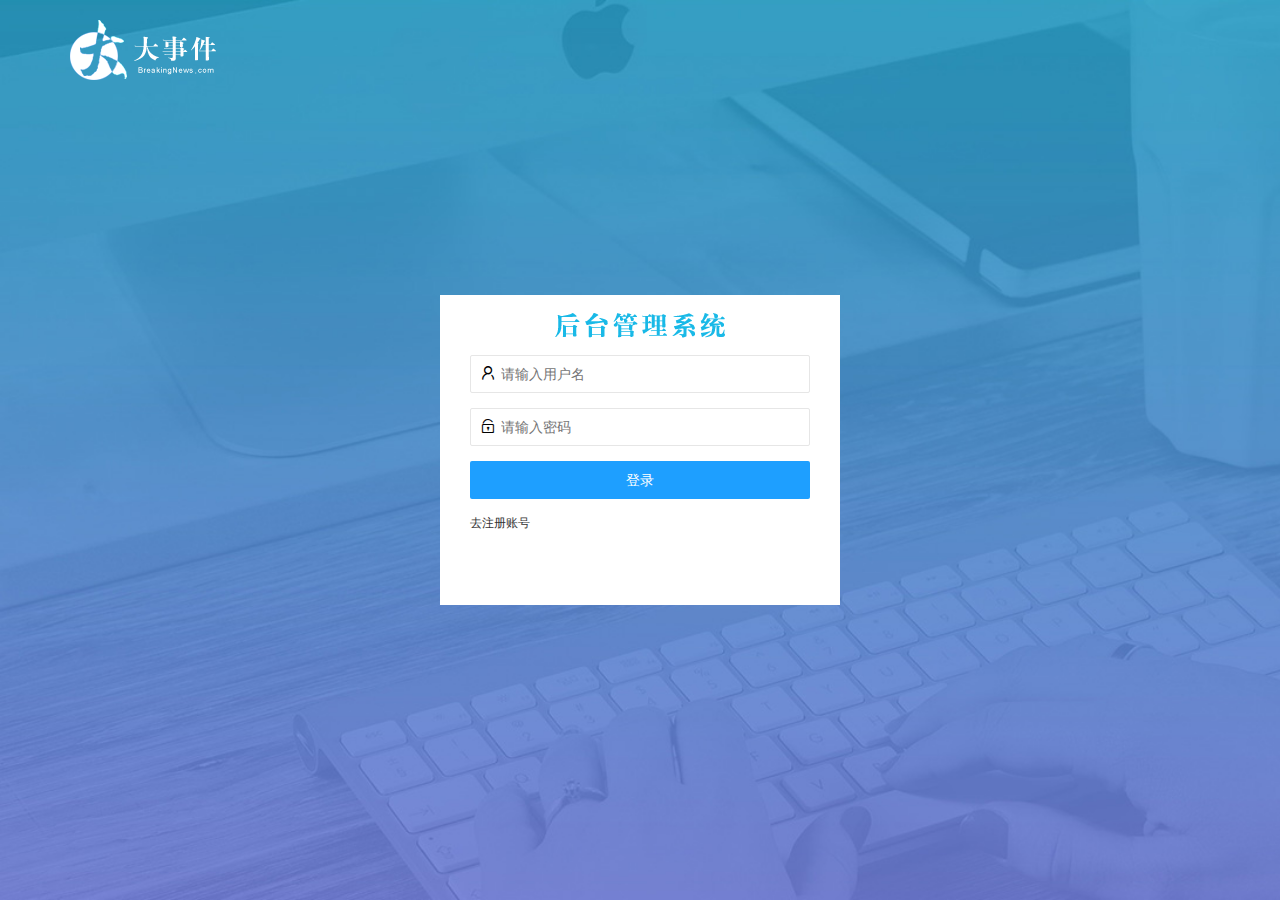
<file: login.html>
<!DOCTYPE html>
<html lang="en">

<head>
  <meta charset="UTF-8">
  <meta http-equiv="X-UA-Compatible" content="IE=edge">
  <meta name="viewport" content="width=device-width, initial-scale=1.0">
  <title>Document</title>
  <!-- 导入 layui 的样式 -->
  <link rel="stylesheet" href="./assets/lib/layui/css/layui.css">
  <link rel="stylesheet" href="./assets/css/login.css">
</head>

<body>
  <!-- 头部的 logo 区域 -->
  <div class="layui-main header">
    <img src="/assets/images/logo.png" alt="" />
  </div>

  <!-- 登录和注册的盒子 -->
  <div class="loginAndRegBox">
    <!-- 头部的header -->
    <div class="header-box"></div>
    <!-- 登录的盒子 -->
    <div class="login-box">
      <!-- layui 的表单容器 -->
      <form class="layui-form">
        <!-- 用户名的表单项 -->
        <div class="layui-form-item">
          <!-- 小图标 -->
          <i class="layui-icon layui-icon-username"></i>
          <input type="text" name="username" required lay-verify="required" placeholder="请输入用户名" autocomplete="off"
            class="layui-input">
        </div>
        <!-- 密码框的表单项 -->
        <div class="layui-form-item">
          <!-- 小图标 -->
          <i class="layui-icon layui-icon-password"></i>
          <input type="password" name="password" required lay-verify="required" placeholder="请输入密码" autocomplete="off"
            class="layui-input">
        </div>
        <!-- 登录的按钮 -->
        <div class="layui-form-item">
          <button class="layui-btn layui-btn-normal layui-btn-fluid" lay-submit lay-filter="formDemo">登录</button>
        </div>
        <!-- 链接 -->
        <div class="layui-form-item">
          <a href="javascript:;" id="link-reg">去注册账号</a>
        </div>
      </form>
    </div>
    <!-- 注册的盒子 -->
    <div class="reg-box">
      <!-- layui 的表单容器 -->
      <form class="layui-form">
        <!-- 用户名的表单项 -->
        <div class="layui-form-item">
          <!-- 小图标 -->
          <i class="layui-icon layui-icon-username"></i>
          <!-- 在 layui 中，为 input 输入框封装了 lay-verify 属性，用来指定表单项的验证规则，其中：  -->
          <!-- required 表示当前这个 input 是一个必填项 -->
          <input type="text" name="username" required lay-verify="required" placeholder="请输入用户名" autocomplete="off"
            class="layui-input">
        </div>
        <!-- 密码框的表单项 -->
        <div class="layui-form-item">
          <!-- 小图标 -->
          <i class="layui-icon layui-icon-password"></i>
          <input type="password" name="password" required lay-verify="required|pwd" placeholder="请输入密码"
            autocomplete="off" class="layui-input">
        </div>
        <!-- 确认密码框 -->
        <div class="layui-form-item">
          <!-- 小图标 -->
          <i class="layui-icon layui-icon-password"></i>
          <input type="password" name="repassword" required lay-verify="required|rePwd|pwd" placeholder="请再次输入密码"
            autocomplete="off" class="layui-input">
        </div>
        <!-- 登录的按钮 -->
        <div class="layui-form-item">
          <button class="layui-btn layui-btn-normal layui-btn-fluid" lay-submit lay-filter="formDemo">注册</button>
        </div>
        <!-- 链接 -->
        <div class="layui-form-item">
          <a href="javascript:;" id="link-login">去登录</a>
        </div>
      </form>
    </div>
  </div>

  <!-- 导入 jQuery 库 -->
  <script src="./assets/lib/jquery.js"></script>
  <!-- 导入 baseAPI -->
  <script src="./assets/js/baseAPI.js"></script>
  <!-- 导入 layui 的库文件 -->
  <script src="./assets/lib/layui/layui.all.js"></script>
  <!-- 导入 login.js 脚本文件 -->
  <script src="./assets/js/login.js"></script>
</body>

</html>
</file>
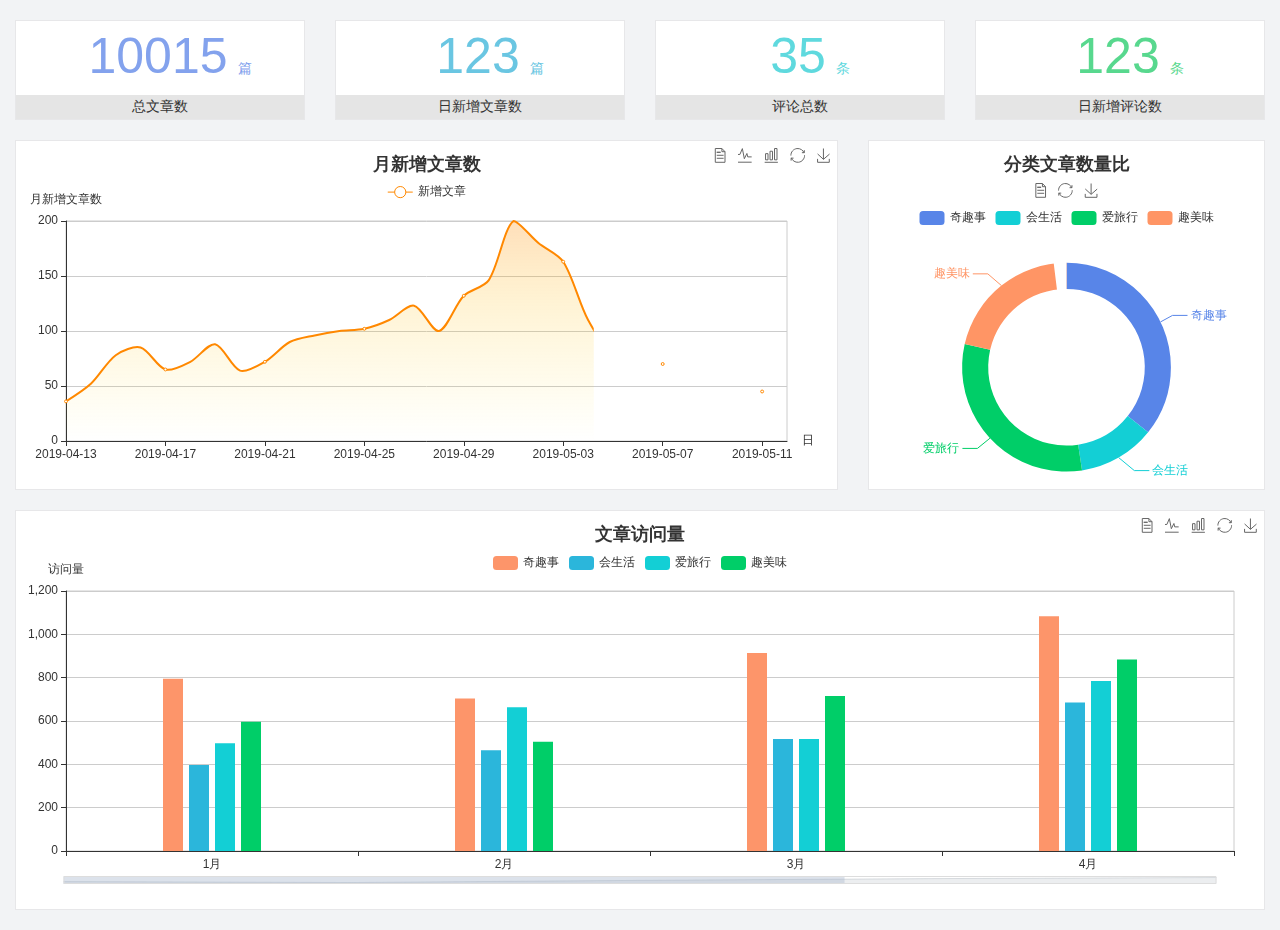
<file: home/dashboard.html>
<!DOCTYPE html>
<html lang="en">

<head>
  <meta charset="UTF-8">
  <meta name="viewport" content="width=device-width, initial-scale=1.0">
  <meta http-equiv="X-UA-Compatible" content="ie=edge">
  <title>图表统计</title>
  <link rel="stylesheet" href="../../assets/lib/bootstrap.css" />
  <link rel="stylesheet" href="../../assets/lib/main.css" />
  <script src="../../assets/lib/jquery.js"></script>
  <script type="text/javascript" src="../../assets/lib/echarts.min.js"></script>
</head>

<body>
  <div class="container-fluid">
    <div class="row spannel_list">
      <div class="col-sm-3 col-xs-6">
        <div class="spannel">
          <em>10015</em><span>篇</span>
          <b>总文章数</b>
        </div>
      </div>
      <div class="col-sm-3 col-xs-6">
        <div class="spannel scolor01">
          <em>123</em><span>篇</span>
          <b>日新增文章数</b>
        </div>
      </div>
      <div class="col-sm-3 col-xs-6">
        <div class="spannel scolor02">
          <em>35</em><span>条</span>
          <b>评论总数</b>
        </div>
      </div>
      <div class="col-sm-3 col-xs-6">
        <div class="spannel scolor03">
          <em>123</em><span>条</span>
          <b>日新增评论数</b>
        </div>
      </div>
    </div>
  </div>

  <div class="container-fluid">
    <div class="row curve-pie">
      <div class="col-lg-8 col-md-8">
        <div class="gragh_pannel" id="curve_show"></div>
      </div>
      <div class="col-lg-4 col-md-4">
        <div class="gragh_pannel" id="pie_show"></div>
      </div>
    </div>
  </div>

  <div class="container-fluid">
    <div class="column_pannel" id="column_show"></div>
  </div>

  <script>
    var oChart = echarts.init(document.getElementById('curve_show'));
    var aList_all = [
      { 'count': 36, 'date': '2019-04-13' },
      { 'count': 52, 'date': '2019-04-14' },
      { 'count': 78, 'date': '2019-04-15' },
      { 'count': 85, 'date': '2019-04-16' },
      { 'count': 65, 'date': '2019-04-17' },
      { 'count': 72, 'date': '2019-04-18' },
      { 'count': 88, 'date': '2019-04-19' },
      { 'count': 64, 'date': '2019-04-20' },
      { 'count': 72, 'date': '2019-04-21' },
      { 'count': 90, 'date': '2019-04-22' },
      { 'count': 96, 'date': '2019-04-23' },
      { 'count': 100, 'date': '2019-04-24' },
      { 'count': 102, 'date': '2019-04-25' },
      { 'count': 110, 'date': '2019-04-26' },
      { 'count': 123, 'date': '2019-04-27' },
      { 'count': 100, 'date': '2019-04-28' },
      { 'count': 132, 'date': '2019-04-29' },
      { 'count': 146, 'date': '2019-04-30' },
      { 'count': 200, 'date': '2019-05-01' },
      { 'count': 180, 'date': '2019-05-02' },
      { 'count': 163, 'date': '2019-05-03' },
      { 'count': 110, 'date': '2019-05-04' },
      { 'count': 80, 'date': '2019-05-05' },
      { 'count': 82, 'date': '2019-05-06' },
      { 'count': 70, 'date': '2019-05-07' },
      { 'count': 65, 'date': '2019-05-08' },
      { 'count': 54, 'date': '2019-05-09' },
      { 'count': 40, 'date': '2019-05-10' },
      { 'count': 45, 'date': '2019-05-11' },
      { 'count': 38, 'date': '2019-05-12' },
    ];

    let aCount = [];
    let aDate = [];

    for (var i = 0; i < aList_all.length; i++) {
      aCount.push(aList_all[i].count);
      aDate.push(aList_all[i].date);
    }

    var chartopt = {
      title: {
        text: '月新增文章数',
        left: 'center',
        top: '10'
      },
      tooltip: {
        trigger: 'axis'
      },
      legend: {
        data: ['新增文章'],
        top: '40'
      },
      toolbox: {
        show: true,
        feature: {
          mark: { show: true },
          dataView: { show: true, readOnly: false },
          magicType: { show: true, type: ['line', 'bar'] },
          restore: { show: true },
          saveAsImage: { show: true }
        }
      },
      calculable: true,
      xAxis: [
        {
          name: '日',
          type: 'category',
          boundaryGap: false,
          data: aDate
        }
      ],
      yAxis: [
        {
          name: '月新增文章数',
          type: 'value'
        }
      ],
      series: [
        {
          name: '新增文章',
          type: 'line',
          smooth: true,
          itemStyle: { normal: { areaStyle: { type: 'default' }, color: '#f80' }, lineStyle: { color: '#f80' } },
          data: aCount
        }],
      areaStyle: {
        normal: {
          color: new echarts.graphic.LinearGradient(0, 0, 0, 1, [{
            offset: 0,
            color: 'rgba(255,136,0,0.39)'
          }, {
            offset: .34,
            color: 'rgba(255,180,0,0.25)'
          }, {
            offset: 1,
            color: 'rgba(255,222,0,0.00)'
          }])

        }
      },
      grid: {
        show: true,
        x: 50,
        x2: 50,
        y: 80,
        height: 220
      }
    };

    oChart.setOption(chartopt);


    var oPie = echarts.init(document.getElementById('pie_show'));
    var oPieopt =
    {
      title: {
        top: 10,
        text: '分类文章数量比',
        x: 'center'
      },
      tooltip: {
        trigger: 'item',
        formatter: "{a} <br/>{b} : {c} ({d}%)"
      },
      color: ['#5885e8', '#13cfd5', '#00ce68', '#ff9565'],
      legend: {
        x: 'center',
        top: 65,
        data: ['奇趣事', '会生活', '爱旅行', '趣美味']
      },
      toolbox: {
        show: true,
        x: 'center',
        top: 35,
        feature: {
          mark: { show: true },
          dataView: { show: true, readOnly: false },
          magicType: {
            show: true,
            type: ['pie', 'funnel'],
            option: {
              funnel: {
                x: '25%',
                width: '50%',
                funnelAlign: 'left',
                max: 1548
              }
            }
          },
          restore: { show: true },
          saveAsImage: { show: true }
        }
      },
      calculable: true,
      series: [
        {
          name: '访问来源',
          type: 'pie',
          radius: ['45%', '60%'],
          center: ['50%', '65%'],
          data: [
            { value: 300, name: '奇趣事' },
            { value: 100, name: '会生活' },
            { value: 260, name: '爱旅行' },
            { value: 180, name: '趣美味' }
          ]
        }
      ]
    };
    oPie.setOption(oPieopt);



    var oColumn = this.echarts.init(document.getElementById('column_show'));
    var oColumnopt =
    {
      title: {
        text: '文章访问量',
        left: 'center',
        top: '10'
      },
      tooltip: {
        trigger: 'axis'
      },
      legend: {
        data: ['奇趣事', '会生活', '爱旅行', '趣美味'],
        top: '40'
      },
      toolbox: {
        show: true,
        feature: {
          mark: { show: true },
          dataView: { show: true, readOnly: false },
          magicType: { show: true, type: ['line', 'bar'] },
          restore: { show: true },
          saveAsImage: { show: true }
        }
      },
      calculable: true,
      xAxis: [
        {
          type: 'category',
          data: ['1月', '2月', '3月', '4月', '5月']
        }
      ],
      yAxis: [
        {
          name: '访问量',
          type: 'value'
        }
      ],
      series: [
        {
          name: '奇趣事',
          type: 'bar',
          barWidth: 20,
          itemStyle: {
            normal: { areaStyle: { type: 'default' }, color: '#fd956a' }
          },
          data: [800, 708, 920, 1090, 1200]
        },
        {
          name: '会生活',
          type: 'bar',
          barWidth: 20,
          itemStyle: {
            normal: { areaStyle: { type: 'default' }, color: '#2bb6db' }
          },
          data: [400, 468, 520, 690, 800]
        },
        {
          name: '爱旅行',
          type: 'bar',
          barWidth: 20,
          itemStyle: {
            normal: { areaStyle: { type: 'default' }, color: '#13cfd5' }
          },
          data: [500, 668, 520, 790, 900]
        },
        {
          name: '趣美味',
          type: 'bar',
          barWidth: 20,
          itemStyle: {
            normal: { areaStyle: { type: 'default' }, color: '#00ce68' }
          },
          data: [600, 508, 720, 890, 1000]
        }
      ],
      grid: {
        show: true,
        x: 50,
        x2: 30,
        y: 80,
        height: 260
      },
      dataZoom: [//给x轴设置滚动条
        {
          start: 0,//默认为0
          end: 100 - 1000 / 31,//默认为100
          type: 'slider',
          show: true,
          xAxisIndex: [0],
          handleSize: 0,//滑动条的 左右2个滑动条的大小
          height: 8,//组件高度
          left: 45, //左边的距离
          right: 50,//右边的距离
          bottom: 26,//右边的距离
          handleColor: '#ddd',//h滑动图标的颜色
          handleStyle: {
            borderColor: "#cacaca",
            borderWidth: "1",
            shadowBlur: 2,
            background: "#ddd",
            shadowColor: "#ddd",
          }
        }]
    };
    oColumn.setOption(oColumnopt);
  </script>
</body>

</html>
</file>
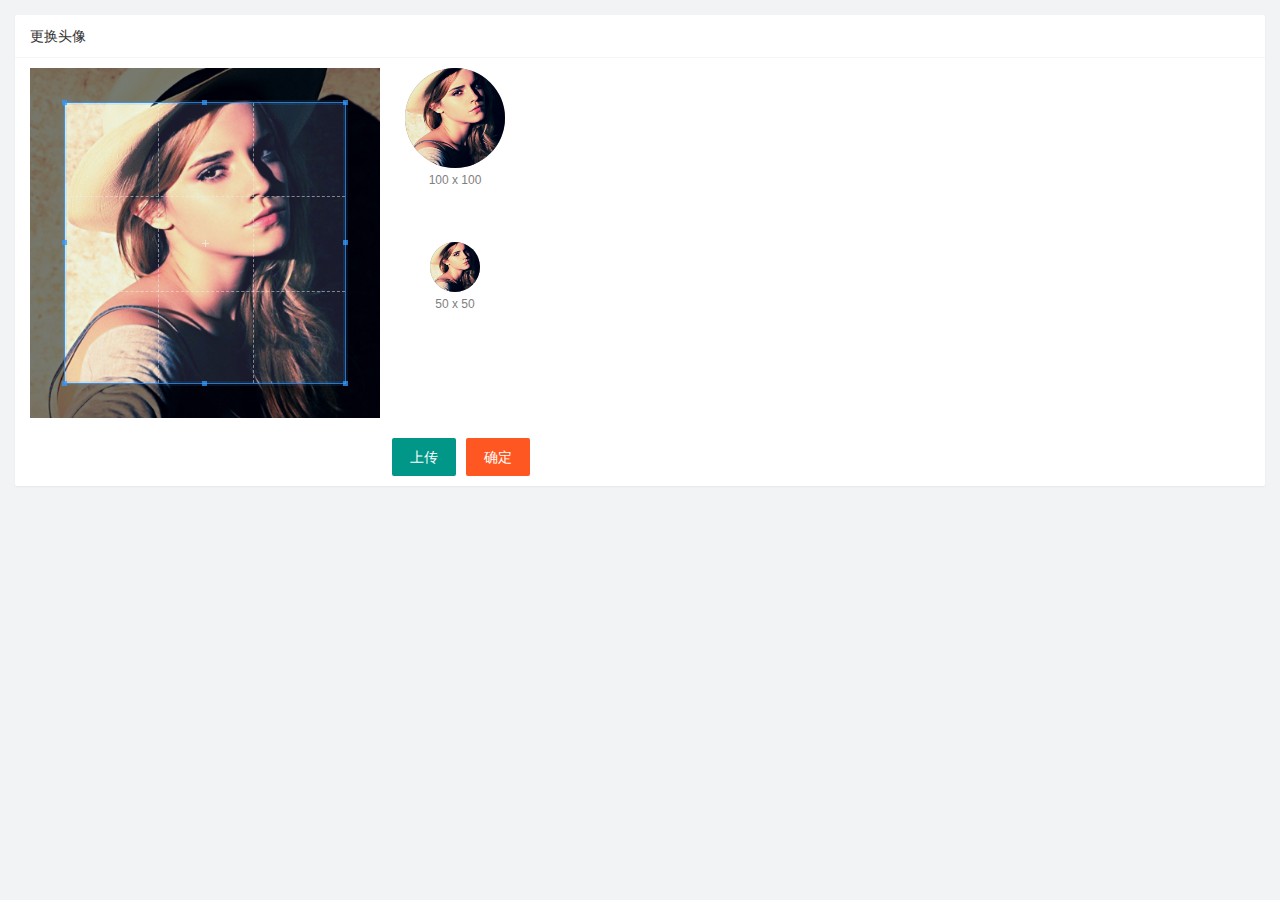
<file: user/user_avatar.html>
<!DOCTYPE html>
<html lang="en">
  <head>
    <meta charset="UTF-8" />
    <meta name="viewport" content="width=device-width, initial-scale=1.0" />
    <title>Document</title>
    <link rel="stylesheet" href="/assets/lib/layui/css/layui.css" />
    <link rel="stylesheet" href="/assets/lib/cropper/cropper.css" />
    <link rel="stylesheet" href="/assets/css/user/user_avatar.css" />
  </head>
  <body>
    <!-- 卡片区域 -->
    <div class="layui-card">
      <div class="layui-card-header">更换头像</div>
      <div class="layui-card-body">
        <!-- 第一行的图片裁剪和预览区域 -->
        <div class="row1">
          <!-- 图片裁剪区域 -->
          <div class="cropper-box">
            <!-- 这个 img 标签很重要，将来会把它初始化为裁剪区域 -->
            <img id="image" src="/assets/images/sample.jpg" />
          </div>
          <!-- 图片的预览区域 -->
          <div class="preview-box">
            <div>
              <!-- 宽高为 100px 的预览区域 -->
              <div class="img-preview w100"></div>
              <p class="size">100 x 100</p>
            </div>
            <div>
              <!-- 宽高为 50px 的预览区域 -->
              <div class="img-preview w50"></div>
              <p class="size">50 x 50</p>
            </div>
          </div>
        </div>

        <!-- 第二行的按钮区域 -->
        <div class="row2">
          <!-- 通过 accept 属性，可以指定，允许用户选择什么类型的文件 -->
          <input type="file" id="file" accept="image/png,image/jpeg" />
          <button type="button" class="layui-btn" id="btnChooseImage">上传</button>
          <button type="button" class="layui-btn layui-btn-danger" id="btnUpload">确定</button>
        </div>
      </div>
    </div>

    <script src="/assets/lib/layui/layui.all.js"></script>
    <script src="/assets/lib/jquery.js"></script>
    <script src="/assets/lib/cropper/Cropper.js"></script>
    <script src="/assets/lib/cropper/jquery-cropper.js"></script>
    <script src="/assets/js/baseAPI.js"></script>
    <script src="/assets/js/user/user_avatar.js"></script>
  </body>
</html>
</file>
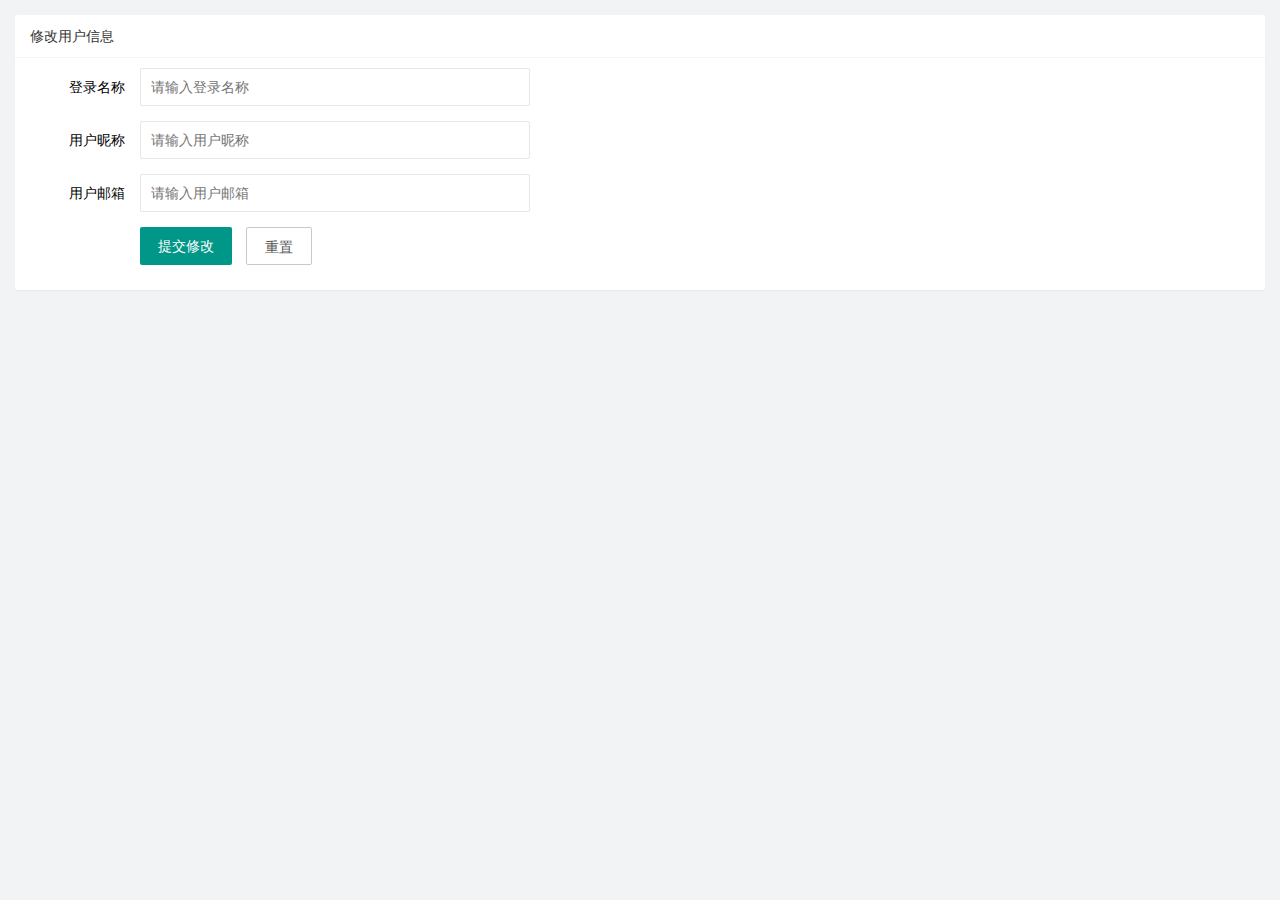
<file: user/user_info.html>
<!DOCTYPE html>
<html lang="en">
  <head>
    <meta charset="UTF-8" />
    <meta name="viewport" content="width=device-width, initial-scale=1.0" />
    <title>Document</title>
    <!-- 导入 layui 的样式 -->
    <link rel="stylesheet" href="/assets/lib/layui/css/layui.css" />
    <!-- 导入自己的样式 -->
    <link rel="stylesheet" href="/assets/css/user/user_info.css" />
  </head>
  <body>
    <!-- 卡片区域 -->
    <div class="layui-card">
      <div class="layui-card-header">修改用户信息</div>
      <div class="layui-card-body">
        <!-- form 表单区域 -->
        <form class="layui-form" lay-filter="formUserInfo">
          <!-- 这是隐藏域 -->
          <input type="hidden" name="id" value="" />
          <div class="layui-form-item">
            <label class="layui-form-label">登录名称</label>
            <div class="layui-input-block">
              <input type="text" name="username" required lay-verify="required" placeholder="请输入登录名称" autocomplete="off" class="layui-input" readonly />
            </div> 
          </div>
          <div class="layui-form-item">
            <label class="layui-form-label">用户昵称</label>
            <div class="layui-input-block">
              <input type="text" name="nickname" required lay-verify="required|nickname" placeholder="请输入用户昵称" autocomplete="off" class="layui-input" />
            </div>
          </div>
          <div class="layui-form-item">
            <label class="layui-form-label">用户邮箱</label>
            <div class="layui-input-block">
              <input type="text" name="email" required lay-verify="required|email" placeholder="请输入用户邮箱" autocomplete="off" class="layui-input" />
            </div>
          </div>
          <div class="layui-form-item">
            <div class="layui-input-block">
              <button class="layui-btn" lay-submit lay-filter="formDemo">提交修改</button>
              <button type="reset" class="layui-btn layui-btn-primary" id="btnReset">重置</button>
            </div>
          </div>
        </form>
      </div>
    </div>

    <!-- 导入 layui 的 js -->
    <script src="/assets/lib/layui/layui.all.js"></script>
    <!-- 导入 jquery -->
    <script src="/assets/lib/jquery.js"></script>
    <!-- 导入 baseAPI -->
    <script src="/assets/js/baseAPI.js"></script>
    <!-- 导入自己的 js -->
    <script src="/assets/js/user/user_info.js"></script>
  </body>
</html>
</file>
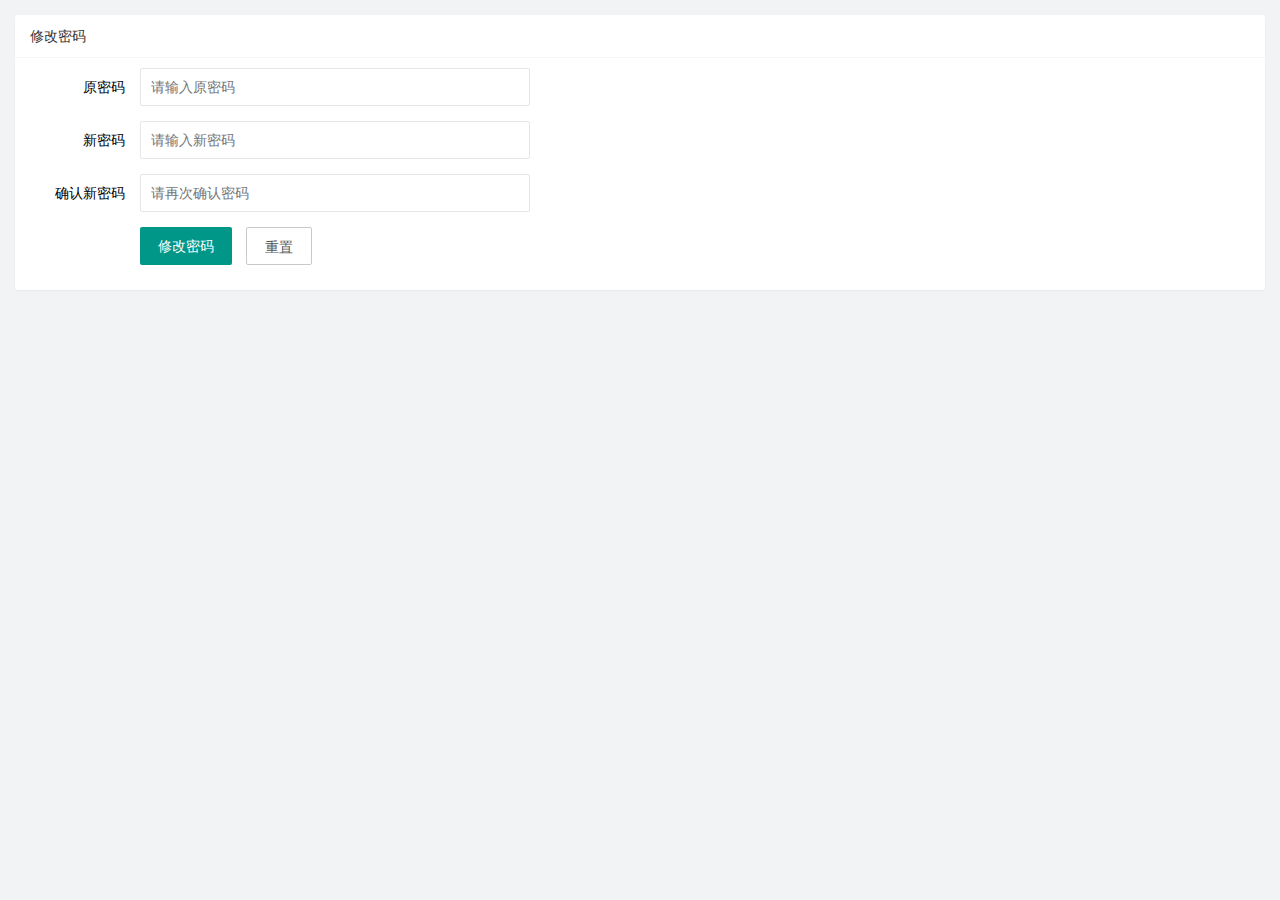
<file: user/user_pwd.html>
<!DOCTYPE html>
<html lang="en">
  <head>
    <meta charset="UTF-8" />
    <meta name="viewport" content="width=device-width, initial-scale=1.0" />
    <title>Document</title>
    <link rel="stylesheet" href="/assets/lib/layui/css/layui.css" />
    <link rel="stylesheet" href="/assets/css/user/user_pwd.css" />
  </head>
  <body>
    <!-- 卡片区域 -->
    <div class="layui-card">
      <div class="layui-card-header">修改密码</div>
      <div class="layui-card-body">
        <form class="layui-form">
          <div class="layui-form-item">
            <label class="layui-form-label">原密码</label>
            <div class="layui-input-block">
              <input type="password" name="oldPwd" required lay-verify="required|pwd" placeholder="请输入原密码" autocomplete="off" class="layui-input" />
            </div>
          </div>
          <div class="layui-form-item">
            <label class="layui-form-label">新密码</label>
            <div class="layui-input-block">
              <input type="password" name="newPwd" required lay-verify="required|pwd|samePwd" placeholder="请输入新密码" autocomplete="off" class="layui-input" />
            </div>
          </div>
          <div class="layui-form-item">
            <label class="layui-form-label">确认新密码</label>
            <div class="layui-input-block">
              <input type="password" name="rePwd" required lay-verify="required|pwd|rePwd" placeholder="请再次确认密码" autocomplete="off" class="layui-input" />
            </div>
          </div>
          <div class="layui-form-item">
            <div class="layui-input-block">
              <button class="layui-btn" lay-submit lay-filter="formDemo">修改密码</button>
              <button type="reset" class="layui-btn layui-btn-primary">重置</button>
            </div>
          </div>
        </form>
      </div>
    </div>

    <!-- 导入 layui 的 js -->
    <script src="/assets/lib/layui/layui.all.js"></script>
    <!-- 导入 jQuery -->
    <script src="/assets/lib/jquery.js"></script>
    <!-- 导入 baseAPI -->
    <script src="/assets/js/baseAPI.js"></script>
    <!-- 导入自己的 js -->
    <script src="/assets/js/user/user_pwd.js"></script>
  </body>
</html>
</file>
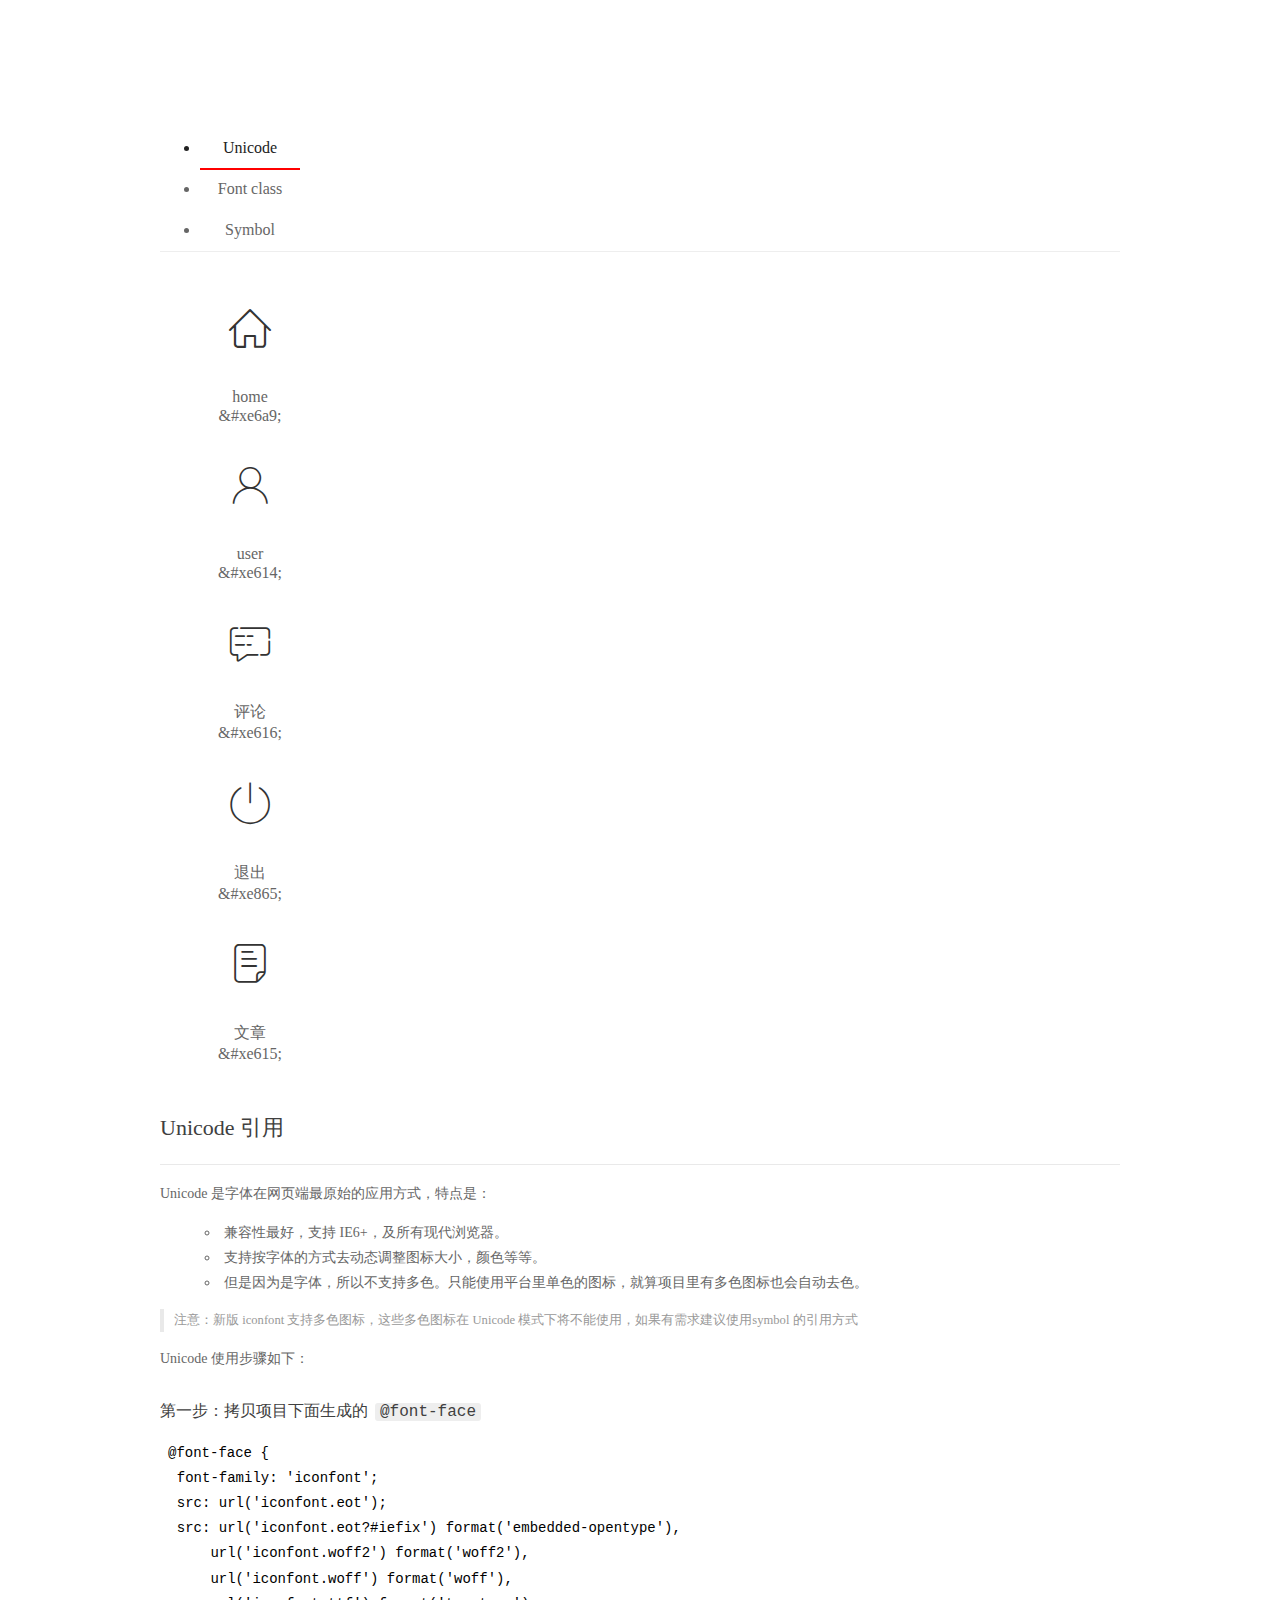
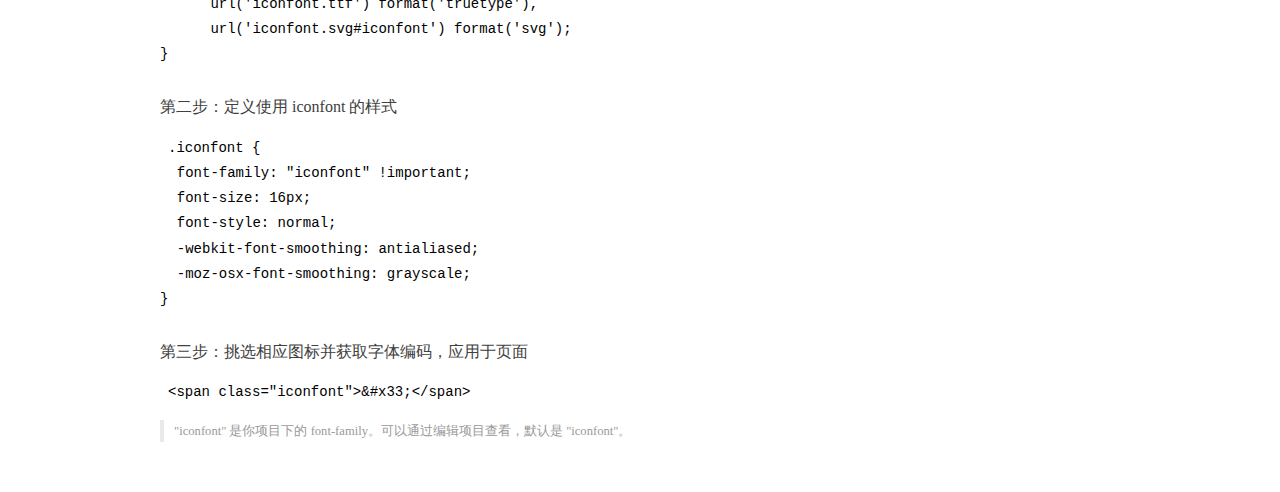
<file: assets/fonts/demo_index.html>
<!DOCTYPE html>
<html>
<head>
  <meta charset="utf-8"/>
  <title>IconFont Demo</title>
  <link rel="shortcut icon" href="https://gtms04.alicdn.com/tps/i4/TB1_oz6GVXXXXaFXpXXJDFnIXXX-64-64.ico" type="image/x-icon"/>
  <link rel="stylesheet" href="https://g.alicdn.com/thx/cube/1.3.2/cube.min.css">
  <link rel="stylesheet" href="demo.css">
  <link rel="stylesheet" href="iconfont.css">
  <script src="iconfont.js"></script>
  <!-- jQuery -->
  <script src="https://a1.alicdn.com/oss/uploads/2018/12/26/7bfddb60-08e8-11e9-9b04-53e73bb6408b.js"></script>
  <!-- 代码高亮 -->
  <script src="https://a1.alicdn.com/oss/uploads/2018/12/26/a3f714d0-08e6-11e9-8a15-ebf944d7534c.js"></script>
</head>
<body>
  <div class="main">
    <h1 class="logo"><a href="https://www.iconfont.cn/" title="iconfont 首页" target="_blank">&#xe86b;</a></h1>
    <div class="nav-tabs">
      <ul id="tabs" class="dib-box">
        <li class="dib active"><span>Unicode</span></li>
        <li class="dib"><span>Font class</span></li>
        <li class="dib"><span>Symbol</span></li>
      </ul>
      
    </div>
    <div class="tab-container">
      <div class="content unicode" style="display: block;">
          <ul class="icon_lists dib-box">
          
            <li class="dib">
              <span class="icon iconfont">&#xe6a9;</span>
                <div class="name">home</div>
                <div class="code-name">&amp;#xe6a9;</div>
              </li>
          
            <li class="dib">
              <span class="icon iconfont">&#xe614;</span>
                <div class="name">user</div>
                <div class="code-name">&amp;#xe614;</div>
              </li>
          
            <li class="dib">
              <span class="icon iconfont">&#xe616;</span>
                <div class="name">评论</div>
                <div class="code-name">&amp;#xe616;</div>
              </li>
          
            <li class="dib">
              <span class="icon iconfont">&#xe865;</span>
                <div class="name">退出</div>
                <div class="code-name">&amp;#xe865;</div>
              </li>
          
            <li class="dib">
              <span class="icon iconfont">&#xe615;</span>
                <div class="name">文章</div>
                <div class="code-name">&amp;#xe615;</div>
              </li>
          
          </ul>
          <div class="article markdown">
          <h2 id="unicode-">Unicode 引用</h2>
          <hr>

          <p>Unicode 是字体在网页端最原始的应用方式，特点是：</p>
          <ul>
            <li>兼容性最好，支持 IE6+，及所有现代浏览器。</li>
            <li>支持按字体的方式去动态调整图标大小，颜色等等。</li>
            <li>但是因为是字体，所以不支持多色。只能使用平台里单色的图标，就算项目里有多色图标也会自动去色。</li>
          </ul>
          <blockquote>
            <p>注意：新版 iconfont 支持多色图标，这些多色图标在 Unicode 模式下将不能使用，如果有需求建议使用symbol 的引用方式</p>
          </blockquote>
          <p>Unicode 使用步骤如下：</p>
          <h3 id="-font-face">第一步：拷贝项目下面生成的 <code>@font-face</code></h3>
<pre><code class="language-css"
>@font-face {
  font-family: 'iconfont';
  src: url('iconfont.eot');
  src: url('iconfont.eot?#iefix') format('embedded-opentype'),
      url('iconfont.woff2') format('woff2'),
      url('iconfont.woff') format('woff'),
      url('iconfont.ttf') format('truetype'),
      url('iconfont.svg#iconfont') format('svg');
}
</code></pre>
          <h3 id="-iconfont-">第二步：定义使用 iconfont 的样式</h3>
<pre><code class="language-css"
>.iconfont {
  font-family: "iconfont" !important;
  font-size: 16px;
  font-style: normal;
  -webkit-font-smoothing: antialiased;
  -moz-osx-font-smoothing: grayscale;
}
</code></pre>
          <h3 id="-">第三步：挑选相应图标并获取字体编码，应用于页面</h3>
<pre>
<code class="language-html"
>&lt;span class="iconfont"&gt;&amp;#x33;&lt;/span&gt;
</code></pre>
          <blockquote>
            <p>"iconfont" 是你项目下的 font-family。可以通过编辑项目查看，默认是 "iconfont"。</p>
          </blockquote>
          </div>
      </div>
      <div class="content font-class">
        <ul class="icon_lists dib-box">
          
          <li class="dib">
            <span class="icon iconfont icon-home"></span>
            <div class="name">
              home
            </div>
            <div class="code-name">.icon-home
            </div>
          </li>
          
          <li class="dib">
            <span class="icon iconfont icon-user"></span>
            <div class="name">
              user
            </div>
            <div class="code-name">.icon-user
            </div>
          </li>
          
          <li class="dib">
            <span class="icon iconfont icon-pinglun"></span>
            <div class="name">
              评论
            </div>
            <div class="code-name">.icon-pinglun
            </div>
          </li>
          
          <li class="dib">
            <span class="icon iconfont icon-tuichu"></span>
            <div class="name">
              退出
            </div>
            <div class="code-name">.icon-tuichu
            </div>
          </li>
          
          <li class="dib">
            <span class="icon iconfont icon-16"></span>
            <div class="name">
              文章
            </div>
            <div class="code-name">.icon-16
            </div>
          </li>
          
        </ul>
        <div class="article markdown">
        <h2 id="font-class-">font-class 引用</h2>
        <hr>

        <p>font-class 是 Unicode 使用方式的一种变种，主要是解决 Unicode 书写不直观，语意不明确的问题。</p>
        <p>与 Unicode 使用方式相比，具有如下特点：</p>
        <ul>
          <li>兼容性良好，支持 IE8+，及所有现代浏览器。</li>
          <li>相比于 Unicode 语意明确，书写更直观。可以很容易分辨这个 icon 是什么。</li>
          <li>因为使用 class 来定义图标，所以当要替换图标时，只需要修改 class 里面的 Unicode 引用。</li>
          <li>不过因为本质上还是使用的字体，所以多色图标还是不支持的。</li>
        </ul>
        <p>使用步骤如下：</p>
        <h3 id="-fontclass-">第一步：引入项目下面生成的 fontclass 代码：</h3>
<pre><code class="language-html">&lt;link rel="stylesheet" href="./iconfont.css"&gt;
</code></pre>
        <h3 id="-">第二步：挑选相应图标并获取类名，应用于页面：</h3>
<pre><code class="language-html">&lt;span class="iconfont icon-xxx"&gt;&lt;/span&gt;
</code></pre>
        <blockquote>
          <p>"
            iconfont" 是你项目下的 font-family。可以通过编辑项目查看，默认是 "iconfont"。</p>
        </blockquote>
      </div>
      </div>
      <div class="content symbol">
          <ul class="icon_lists dib-box">
          
            <li class="dib">
                <svg class="icon svg-icon" aria-hidden="true">
                  <use xlink:href="#icon-home"></use>
                </svg>
                <div class="name">home</div>
                <div class="code-name">#icon-home</div>
            </li>
          
            <li class="dib">
                <svg class="icon svg-icon" aria-hidden="true">
                  <use xlink:href="#icon-user"></use>
                </svg>
                <div class="name">user</div>
                <div class="code-name">#icon-user</div>
            </li>
          
            <li class="dib">
                <svg class="icon svg-icon" aria-hidden="true">
                  <use xlink:href="#icon-pinglun"></use>
                </svg>
                <div class="name">评论</div>
                <div class="code-name">#icon-pinglun</div>
            </li>
          
            <li class="dib">
                <svg class="icon svg-icon" aria-hidden="true">
                  <use xlink:href="#icon-tuichu"></use>
                </svg>
                <div class="name">退出</div>
                <div class="code-name">#icon-tuichu</div>
            </li>
          
            <li class="dib">
                <svg class="icon svg-icon" aria-hidden="true">
                  <use xlink:href="#icon-16"></use>
                </svg>
                <div class="name">文章</div>
                <div class="code-name">#icon-16</div>
            </li>
          
          </ul>
          <div class="article markdown">
          <h2 id="symbol-">Symbol 引用</h2>
          <hr>

          <p>这是一种全新的使用方式，应该说这才是未来的主流，也是平台目前推荐的用法。相关介绍可以参考这篇<a href="">文章</a>
            这种用法其实是做了一个 SVG 的集合，与另外两种相比具有如下特点：</p>
          <ul>
            <li>支持多色图标了，不再受单色限制。</li>
            <li>通过一些技巧，支持像字体那样，通过 <code>font-size</code>, <code>color</code> 来调整样式。</li>
            <li>兼容性较差，支持 IE9+，及现代浏览器。</li>
            <li>浏览器渲染 SVG 的性能一般，还不如 png。</li>
          </ul>
          <p>使用步骤如下：</p>
          <h3 id="-symbol-">第一步：引入项目下面生成的 symbol 代码：</h3>
<pre><code class="language-html">&lt;script src="./iconfont.js"&gt;&lt;/script&gt;
</code></pre>
          <h3 id="-css-">第二步：加入通用 CSS 代码（引入一次就行）：</h3>
<pre><code class="language-html">&lt;style&gt;
.icon {
  width: 1em;
  height: 1em;
  vertical-align: -0.15em;
  fill: currentColor;
  overflow: hidden;
}
&lt;/style&gt;
</code></pre>
          <h3 id="-">第三步：挑选相应图标并获取类名，应用于页面：</h3>
<pre><code class="language-html">&lt;svg class="icon" aria-hidden="true"&gt;
  &lt;use xlink:href="#icon-xxx"&gt;&lt;/use&gt;
&lt;/svg&gt;
</code></pre>
          </div>
      </div>

    </div>
  </div>
  <script>
  $(document).ready(function () {
      $('.tab-container .content:first').show()

      $('#tabs li').click(function (e) {
        var tabContent = $('.tab-container .content')
        var index = $(this).index()

        if ($(this).hasClass('active')) {
          return
        } else {
          $('#tabs li').removeClass('active')
          $(this).addClass('active')

          tabContent.hide().eq(index).fadeIn()
        }
      })
    })
  </script>
</body>
</html>
</file>
<file: assets/lib/layui/css/layui.css>
/** layui-v2.5.5 MIT License By https://www.layui.com */
 .layui-inline,img{display:inline-block;vertical-align:middle}h1,h2,h3,h4,h5,h6{font-weight:400}.layui-edge,.layui-header,.layui-inline,.layui-main{position:relative}.layui-body,.layui-edge,.layui-elip{overflow:hidden}.layui-btn,.layui-edge,.layui-inline,img{vertical-align:middle}.layui-btn,.layui-disabled,.layui-icon,.layui-unselect{-moz-user-select:none;-webkit-user-select:none;-ms-user-select:none}.layui-elip,.layui-form-checkbox span,.layui-form-pane .layui-form-label{text-overflow:ellipsis;white-space:nowrap}.layui-breadcrumb,.layui-tree-btnGroup{visibility:hidden}blockquote,body,button,dd,div,dl,dt,form,h1,h2,h3,h4,h5,h6,input,li,ol,p,pre,td,textarea,th,ul{margin:0;padding:0;-webkit-tap-highlight-color:rgba(0,0,0,0)}a:active,a:hover{outline:0}img{border:none}li{list-style:none}table{border-collapse:collapse;border-spacing:0}h4,h5,h6{font-size:100%}button,input,optgroup,option,select,textarea{font-family:inherit;font-size:inherit;font-style:inherit;font-weight:inherit;outline:0}pre{white-space:pre-wrap;white-space:-moz-pre-wrap;white-space:-pre-wrap;white-space:-o-pre-wrap;word-wrap:break-word}body{line-height:24px;font:14px Helvetica Neue,Helvetica,PingFang SC,Tahoma,Arial,sans-serif}hr{height:1px;margin:10px 0;border:0;clear:both}a{color:#333;text-decoration:none}a:hover{color:#777}a cite{font-style:normal;*cursor:pointer}.layui-border-box,.layui-border-box *{box-sizing:border-box}.layui-box,.layui-box *{box-sizing:content-box}.layui-clear{clear:both;*zoom:1}.layui-clear:after{content:'\20';clear:both;*zoom:1;display:block;height:0}.layui-inline{*display:inline;*zoom:1}.layui-edge{display:inline-block;width:0;height:0;border-width:6px;border-style:dashed;border-color:transparent}.layui-edge-top{top:-4px;border-bottom-color:#999;border-bottom-style:solid}.layui-edge-right{border-left-color:#999;border-left-style:solid}.layui-edge-bottom{top:2px;border-top-color:#999;border-top-style:solid}.layui-edge-left{border-right-color:#999;border-right-style:solid}.layui-disabled,.layui-disabled:hover{color:#d2d2d2!important;cursor:not-allowed!important}.layui-circle{border-radius:100%}.layui-show{display:block!important}.layui-hide{display:none!important}@font-face{font-family:layui-icon;src:url(../font/iconfont.eot?v=250);src:url(../font/iconfont.eot?v=250#iefix) format('embedded-opentype'),url(../font/iconfont.woff2?v=250) format('woff2'),url(../font/iconfont.woff?v=250) format('woff'),url(../font/iconfont.ttf?v=250) format('truetype'),url(../font/iconfont.svg?v=250#layui-icon) format('svg')}.layui-icon{font-family:layui-icon!important;font-size:16px;font-style:normal;-webkit-font-smoothing:antialiased;-moz-osx-font-smoothing:grayscale}.layui-icon-reply-fill:before{content:"\e611"}.layui-icon-set-fill:before{content:"\e614"}.layui-icon-menu-fill:before{content:"\e60f"}.layui-icon-search:before{content:"\e615"}.layui-icon-share:before{content:"\e641"}.layui-icon-set-sm:before{content:"\e620"}.layui-icon-engine:before{content:"\e628"}.layui-icon-close:before{content:"\1006"}.layui-icon-close-fill:before{content:"\1007"}.layui-icon-chart-screen:before{content:"\e629"}.layui-icon-star:before{content:"\e600"}.layui-icon-circle-dot:before{content:"\e617"}.layui-icon-chat:before{content:"\e606"}.layui-icon-release:before{content:"\e609"}.layui-icon-list:before{content:"\e60a"}.layui-icon-chart:before{content:"\e62c"}.layui-icon-ok-circle:before{content:"\1005"}.layui-icon-layim-theme:before{content:"\e61b"}.layui-icon-table:before{content:"\e62d"}.layui-icon-right:before{content:"\e602"}.layui-icon-left:before{content:"\e603"}.layui-icon-cart-simple:before{content:"\e698"}.layui-icon-face-cry:before{content:"\e69c"}.layui-icon-face-smile:before{content:"\e6af"}.layui-icon-survey:before{content:"\e6b2"}.layui-icon-tree:before{content:"\e62e"}.layui-icon-upload-circle:before{content:"\e62f"}.layui-icon-add-circle:before{content:"\e61f"}.layui-icon-download-circle:before{content:"\e601"}.layui-icon-templeate-1:before{content:"\e630"}.layui-icon-util:before{content:"\e631"}.layui-icon-face-surprised:before{content:"\e664"}.layui-icon-edit:before{content:"\e642"}.layui-icon-speaker:before{content:"\e645"}.layui-icon-down:before{content:"\e61a"}.layui-icon-file:before{content:"\e621"}.layui-icon-layouts:before{content:"\e632"}.layui-icon-rate-half:before{content:"\e6c9"}.layui-icon-add-circle-fine:before{content:"\e608"}.layui-icon-prev-circle:before{content:"\e633"}.layui-icon-read:before{content:"\e705"}.layui-icon-404:before{content:"\e61c"}.layui-icon-carousel:before{content:"\e634"}.layui-icon-help:before{content:"\e607"}.layui-icon-code-circle:before{content:"\e635"}.layui-icon-water:before{content:"\e636"}.layui-icon-username:before{content:"\e66f"}.layui-icon-find-fill:before{content:"\e670"}.layui-icon-about:before{content:"\e60b"}.layui-icon-location:before{content:"\e715"}.layui-icon-up:before{content:"\e619"}.layui-icon-pause:before{content:"\e651"}.layui-icon-date:before{content:"\e637"}.layui-icon-layim-uploadfile:before{content:"\e61d"}.layui-icon-delete:before{content:"\e640"}.layui-icon-play:before{content:"\e652"}.layui-icon-top:before{content:"\e604"}.layui-icon-friends:before{content:"\e612"}.layui-icon-refresh-3:before{content:"\e9aa"}.layui-icon-ok:before{content:"\e605"}.layui-icon-layer:before{content:"\e638"}.layui-icon-face-smile-fine:before{content:"\e60c"}.layui-icon-dollar:before{content:"\e659"}.layui-icon-group:before{content:"\e613"}.layui-icon-layim-download:before{content:"\e61e"}.layui-icon-picture-fine:before{content:"\e60d"}.layui-icon-link:before{content:"\e64c"}.layui-icon-diamond:before{content:"\e735"}.layui-icon-log:before{content:"\e60e"}.layui-icon-rate-solid:before{content:"\e67a"}.layui-icon-fonts-del:before{content:"\e64f"}.layui-icon-unlink:before{content:"\e64d"}.layui-icon-fonts-clear:before{content:"\e639"}.layui-icon-triangle-r:before{content:"\e623"}.layui-icon-circle:before{content:"\e63f"}.layui-icon-radio:before{content:"\e643"}.layui-icon-align-center:before{content:"\e647"}.layui-icon-align-right:before{content:"\e648"}.layui-icon-align-left:before{content:"\e649"}.layui-icon-loading-1:before{content:"\e63e"}.layui-icon-return:before{content:"\e65c"}.layui-icon-fonts-strong:before{content:"\e62b"}.layui-icon-upload:before{content:"\e67c"}.layui-icon-dialogue:before{content:"\e63a"}.layui-icon-video:before{content:"\e6ed"}.layui-icon-headset:before{content:"\e6fc"}.layui-icon-cellphone-fine:before{content:"\e63b"}.layui-icon-add-1:before{content:"\e654"}.layui-icon-face-smile-b:before{content:"\e650"}.layui-icon-fonts-html:before{content:"\e64b"}.layui-icon-form:before{content:"\e63c"}.layui-icon-cart:before{content:"\e657"}.layui-icon-camera-fill:before{content:"\e65d"}.layui-icon-tabs:before{content:"\e62a"}.layui-icon-fonts-code:before{content:"\e64e"}.layui-icon-fire:before{content:"\e756"}.layui-icon-set:before{content:"\e716"}.layui-icon-fonts-u:before{content:"\e646"}.layui-icon-triangle-d:before{content:"\e625"}.layui-icon-tips:before{content:"\e702"}.layui-icon-picture:before{content:"\e64a"}.layui-icon-more-vertical:before{content:"\e671"}.layui-icon-flag:before{content:"\e66c"}.layui-icon-loading:before{content:"\e63d"}.layui-icon-fonts-i:before{content:"\e644"}.layui-icon-refresh-1:before{content:"\e666"}.layui-icon-rmb:before{content:"\e65e"}.layui-icon-home:before{content:"\e68e"}.layui-icon-user:before{content:"\e770"}.layui-icon-notice:before{content:"\e667"}.layui-icon-login-weibo:before{content:"\e675"}.layui-icon-voice:before{content:"\e688"}.layui-icon-upload-drag:before{content:"\e681"}.layui-icon-login-qq:before{content:"\e676"}.layui-icon-snowflake:before{content:"\e6b1"}.layui-icon-file-b:before{content:"\e655"}.layui-icon-template:before{content:"\e663"}.layui-icon-auz:before{content:"\e672"}.layui-icon-console:before{content:"\e665"}.layui-icon-app:before{content:"\e653"}.layui-icon-prev:before{content:"\e65a"}.layui-icon-website:before{content:"\e7ae"}.layui-icon-next:before{content:"\e65b"}.layui-icon-component:before{content:"\e857"}.layui-icon-more:before{content:"\e65f"}.layui-icon-login-wechat:before{content:"\e677"}.layui-icon-shrink-right:before{content:"\e668"}.layui-icon-spread-left:before{content:"\e66b"}.layui-icon-camera:before{content:"\e660"}.layui-icon-note:before{content:"\e66e"}.layui-icon-refresh:before{content:"\e669"}.layui-icon-female:before{content:"\e661"}.layui-icon-male:before{content:"\e662"}.layui-icon-password:before{content:"\e673"}.layui-icon-senior:before{content:"\e674"}.layui-icon-theme:before{content:"\e66a"}.layui-icon-tread:before{content:"\e6c5"}.layui-icon-praise:before{content:"\e6c6"}.layui-icon-star-fill:before{content:"\e658"}.layui-icon-rate:before{content:"\e67b"}.layui-icon-template-1:before{content:"\e656"}.layui-icon-vercode:before{content:"\e679"}.layui-icon-cellphone:before{content:"\e678"}.layui-icon-screen-full:before{content:"\e622"}.layui-icon-screen-restore:before{content:"\e758"}.layui-icon-cols:before{content:"\e610"}.layui-icon-export:before{content:"\e67d"}.layui-icon-print:before{content:"\e66d"}.layui-icon-slider:before{content:"\e714"}.layui-icon-addition:before{content:"\e624"}.layui-icon-subtraction:before{content:"\e67e"}.layui-icon-service:before{content:"\e626"}.layui-icon-transfer:before{content:"\e691"}.layui-main{width:1140px;margin:0 auto}.layui-header{z-index:1000;height:60px}.layui-header a:hover{transition:all .5s;-webkit-transition:all .5s}.layui-side{position:fixed;left:0;top:0;bottom:0;z-index:999;width:200px;overflow-x:hidden}.layui-side-scroll{position:relative;width:220px;height:100%;overflow-x:hidden}.layui-body{position:absolute;left:200px;right:0;top:0;bottom:0;z-index:998;width:auto;overflow-y:auto;box-sizing:border-box}.layui-layout-body{overflow:hidden}.layui-layout-admin .layui-header{background-color:#23262E}.layui-layout-admin .layui-side{top:60px;width:200px;overflow-x:hidden}.layui-layout-admin .layui-body{position:fixed;top:60px;bottom:44px}.layui-layout-admin .layui-main{width:auto;margin:0 15px}.layui-layout-admin .layui-footer{position:fixed;left:200px;right:0;bottom:0;height:44px;line-height:44px;padding:0 15px;background-color:#eee}.layui-layout-admin .layui-logo{position:absolute;left:0;top:0;width:200px;height:100%;line-height:60px;text-align:center;color:#009688;font-size:16px}.layui-layout-admin .layui-header .layui-nav{background:0 0}.layui-layout-left{position:absolute!important;left:200px;top:0}.layui-layout-right{position:absolute!important;right:0;top:0}.layui-container{position:relative;margin:0 auto;padding:0 15px;box-sizing:border-box}.layui-fluid{position:relative;margin:0 auto;padding:0 15px}.layui-row:after,.layui-row:before{content:'';display:block;clear:both}.layui-col-lg1,.layui-col-lg10,.layui-col-lg11,.layui-col-lg12,.layui-col-lg2,.layui-col-lg3,.layui-col-lg4,.layui-col-lg5,.layui-col-lg6,.layui-col-lg7,.layui-col-lg8,.layui-col-lg9,.layui-col-md1,.layui-col-md10,.layui-col-md11,.layui-col-md12,.layui-col-md2,.layui-col-md3,.layui-col-md4,.layui-col-md5,.layui-col-md6,.layui-col-md7,.layui-col-md8,.layui-col-md9,.layui-col-sm1,.layui-col-sm10,.layui-col-sm11,.layui-col-sm12,.layui-col-sm2,.layui-col-sm3,.layui-col-sm4,.layui-col-sm5,.layui-col-sm6,.layui-col-sm7,.layui-col-sm8,.layui-col-sm9,.layui-col-xs1,.layui-col-xs10,.layui-col-xs11,.layui-col-xs12,.layui-col-xs2,.layui-col-xs3,.layui-col-xs4,.layui-col-xs5,.layui-col-xs6,.layui-col-xs7,.layui-col-xs8,.layui-col-xs9{position:relative;display:block;box-sizing:border-box}.layui-col-xs1,.layui-col-xs10,.layui-col-xs11,.layui-col-xs12,.layui-col-xs2,.layui-col-xs3,.layui-col-xs4,.layui-col-xs5,.layui-col-xs6,.layui-col-xs7,.layui-col-xs8,.layui-col-xs9{float:left}.layui-col-xs1{width:8.33333333%}.layui-col-xs2{width:16.66666667%}.layui-col-xs3{width:25%}.layui-col-xs4{width:33.33333333%}.layui-col-xs5{width:41.66666667%}.layui-col-xs6{width:50%}.layui-col-xs7{width:58.33333333%}.layui-col-xs8{width:66.66666667%}.layui-col-xs9{width:75%}.layui-col-xs10{width:83.33333333%}.layui-col-xs11{width:91.66666667%}.layui-col-xs12{width:100%}.layui-col-xs-offset1{margin-left:8.33333333%}.layui-col-xs-offset2{margin-left:16.66666667%}.layui-col-xs-offset3{margin-left:25%}.layui-col-xs-offset4{margin-left:33.33333333%}.layui-col-xs-offset5{margin-left:41.66666667%}.layui-col-xs-offset6{margin-left:50%}.layui-col-xs-offset7{margin-left:58.33333333%}.layui-col-xs-offset8{margin-left:66.66666667%}.layui-col-xs-offset9{margin-left:75%}.layui-col-xs-offset10{margin-left:83.33333333%}.layui-col-xs-offset11{margin-left:91.66666667%}.layui-col-xs-offset12{margin-left:100%}@media screen and (max-width:768px){.layui-hide-xs{display:none!important}.layui-show-xs-block{display:block!important}.layui-show-xs-inline{display:inline!important}.layui-show-xs-inline-block{display:inline-block!important}}@media screen and (min-width:768px){.layui-container{width:750px}.layui-hide-sm{display:none!important}.layui-show-sm-block{display:block!important}.layui-show-sm-inline{display:inline!important}.layui-show-sm-inline-block{display:inline-block!important}.layui-col-sm1,.layui-col-sm10,.layui-col-sm11,.layui-col-sm12,.layui-col-sm2,.layui-col-sm3,.layui-col-sm4,.layui-col-sm5,.layui-col-sm6,.layui-col-sm7,.layui-col-sm8,.layui-col-sm9{float:left}.layui-col-sm1{width:8.33333333%}.layui-col-sm2{width:16.66666667%}.layui-col-sm3{width:25%}.layui-col-sm4{width:33.33333333%}.layui-col-sm5{width:41.66666667%}.layui-col-sm6{width:50%}.layui-col-sm7{width:58.33333333%}.layui-col-sm8{width:66.66666667%}.layui-col-sm9{width:75%}.layui-col-sm10{width:83.33333333%}.layui-col-sm11{width:91.66666667%}.layui-col-sm12{width:100%}.layui-col-sm-offset1{margin-left:8.33333333%}.layui-col-sm-offset2{margin-left:16.66666667%}.layui-col-sm-offset3{margin-left:25%}.layui-col-sm-offset4{margin-left:33.33333333%}.layui-col-sm-offset5{margin-left:41.66666667%}.layui-col-sm-offset6{margin-left:50%}.layui-col-sm-offset7{margin-left:58.33333333%}.layui-col-sm-offset8{margin-left:66.66666667%}.layui-col-sm-offset9{margin-left:75%}.layui-col-sm-offset10{margin-left:83.33333333%}.layui-col-sm-offset11{margin-left:91.66666667%}.layui-col-sm-offset12{margin-left:100%}}@media screen and (min-width:992px){.layui-container{width:970px}.layui-hide-md{display:none!important}.layui-show-md-block{display:block!important}.layui-show-md-inline{display:inline!important}.layui-show-md-inline-block{display:inline-block!important}.layui-col-md1,.layui-col-md10,.layui-col-md11,.layui-col-md12,.layui-col-md2,.layui-col-md3,.layui-col-md4,.layui-col-md5,.layui-col-md6,.layui-col-md7,.layui-col-md8,.layui-col-md9{float:left}.layui-col-md1{width:8.33333333%}.layui-col-md2{width:16.66666667%}.layui-col-md3{width:25%}.layui-col-md4{width:33.33333333%}.layui-col-md5{width:41.66666667%}.layui-col-md6{width:50%}.layui-col-md7{width:58.33333333%}.layui-col-md8{width:66.66666667%}.layui-col-md9{width:75%}.layui-col-md10{width:83.33333333%}.layui-col-md11{width:91.66666667%}.layui-col-md12{width:100%}.layui-col-md-offset1{margin-left:8.33333333%}.layui-col-md-offset2{margin-left:16.66666667%}.layui-col-md-offset3{margin-left:25%}.layui-col-md-offset4{margin-left:33.33333333%}.layui-col-md-offset5{margin-left:41.66666667%}.layui-col-md-offset6{margin-left:50%}.layui-col-md-offset7{margin-left:58.33333333%}.layui-col-md-offset8{margin-left:66.66666667%}.layui-col-md-offset9{margin-left:75%}.layui-col-md-offset10{margin-left:83.33333333%}.layui-col-md-offset11{margin-left:91.66666667%}.layui-col-md-offset12{margin-left:100%}}@media screen and (min-width:1200px){.layui-container{width:1170px}.layui-hide-lg{display:none!important}.layui-show-lg-block{display:block!important}.layui-show-lg-inline{display:inline!important}.layui-show-lg-inline-block{display:inline-block!important}.layui-col-lg1,.layui-col-lg10,.layui-col-lg11,.layui-col-lg12,.layui-col-lg2,.layui-col-lg3,.layui-col-lg4,.layui-col-lg5,.layui-col-lg6,.layui-col-lg7,.layui-col-lg8,.layui-col-lg9{float:left}.layui-col-lg1{width:8.33333333%}.layui-col-lg2{width:16.66666667%}.layui-col-lg3{width:25%}.layui-col-lg4{width:33.33333333%}.layui-col-lg5{width:41.66666667%}.layui-col-lg6{width:50%}.layui-col-lg7{width:58.33333333%}.layui-col-lg8{width:66.66666667%}.layui-col-lg9{width:75%}.layui-col-lg10{width:83.33333333%}.layui-col-lg11{width:91.66666667%}.layui-col-lg12{width:100%}.layui-col-lg-offset1{margin-left:8.33333333%}.layui-col-lg-offset2{margin-left:16.66666667%}.layui-col-lg-offset3{margin-left:25%}.layui-col-lg-offset4{margin-left:33.33333333%}.layui-col-lg-offset5{margin-left:41.66666667%}.layui-col-lg-offset6{margin-left:50%}.layui-col-lg-offset7{margin-left:58.33333333%}.layui-col-lg-offset8{margin-left:66.66666667%}.layui-col-lg-offset9{margin-left:75%}.layui-col-lg-offset10{margin-left:83.33333333%}.layui-col-lg-offset11{margin-left:91.66666667%}.layui-col-lg-offset12{margin-left:100%}}.layui-col-space1{margin:-.5px}.layui-col-space1>*{padding:.5px}.layui-col-space3{margin:-1.5px}.layui-col-space3>*{padding:1.5px}.layui-col-space5{margin:-2.5px}.layui-col-space5>*{padding:2.5px}.layui-col-space8{margin:-3.5px}.layui-col-space8>*{padding:3.5px}.layui-col-space10{margin:-5px}.layui-col-space10>*{padding:5px}.layui-col-space12{margin:-6px}.layui-col-space12>*{padding:6px}.layui-col-space15{margin:-7.5px}.layui-col-space15>*{padding:7.5px}.layui-col-space18{margin:-9px}.layui-col-space18>*{padding:9px}.layui-col-space20{margin:-10px}.layui-col-space20>*{padding:10px}.layui-col-space22{margin:-11px}.layui-col-space22>*{padding:11px}.layui-col-space25{margin:-12.5px}.layui-col-space25>*{padding:12.5px}.layui-col-space30{margin:-15px}.layui-col-space30>*{padding:15px}.layui-btn,.layui-input,.layui-select,.layui-textarea,.layui-upload-button{outline:0;-webkit-appearance:none;transition:all .3s;-webkit-transition:all .3s;box-sizing:border-box}.layui-elem-quote{margin-bottom:10px;padding:15px;line-height:22px;border-left:5px solid #009688;border-radius:0 2px 2px 0;background-color:#f2f2f2}.layui-quote-nm{border-style:solid;border-width:1px 1px 1px 5px;background:0 0}.layui-elem-field{margin-bottom:10px;padding:0;border-width:1px;border-style:solid}.layui-elem-field legend{margin-left:20px;padding:0 10px;font-size:20px;font-weight:300}.layui-field-title{margin:10px 0 20px;border-width:1px 0 0}.layui-field-box{padding:10px 15px}.layui-field-title .layui-field-box{padding:10px 0}.layui-progress{position:relative;height:6px;border-radius:20px;background-color:#e2e2e2}.layui-progress-bar{position:absolute;left:0;top:0;width:0;max-width:100%;height:6px;border-radius:20px;text-align:right;background-color:#5FB878;transition:all .3s;-webkit-transition:all .3s}.layui-progress-big,.layui-progress-big .layui-progress-bar{height:18px;line-height:18px}.layui-progress-text{position:relative;top:-20px;line-height:18px;font-size:12px;color:#666}.layui-progress-big .layui-progress-text{position:static;padding:0 10px;color:#fff}.layui-collapse{border-width:1px;border-style:solid;border-radius:2px}.layui-colla-content,.layui-colla-item{border-top-width:1px;border-top-style:solid}.layui-colla-item:first-child{border-top:none}.layui-colla-title{position:relative;height:42px;line-height:42px;padding:0 15px 0 35px;color:#333;background-color:#f2f2f2;cursor:pointer;font-size:14px;overflow:hidden}.layui-colla-content{display:none;padding:10px 15px;line-height:22px;color:#666}.layui-colla-icon{position:absolute;left:15px;top:0;font-size:14px}.layui-card{margin-bottom:15px;border-radius:2px;background-color:#fff;box-shadow:0 1px 2px 0 rgba(0,0,0,.05)}.layui-card:last-child{margin-bottom:0}.layui-card-header{position:relative;height:42px;line-height:42px;padding:0 15px;border-bottom:1px solid #f6f6f6;color:#333;border-radius:2px 2px 0 0;font-size:14px}.layui-bg-black,.layui-bg-blue,.layui-bg-cyan,.layui-bg-green,.layui-bg-orange,.layui-bg-red{color:#fff!important}.layui-card-body{position:relative;padding:10px 15px;line-height:24px}.layui-card-body[pad15]{padding:15px}.layui-card-body[pad20]{padding:20px}.layui-card-body .layui-table{margin:5px 0}.layui-card .layui-tab{margin:0}.layui-panel-window{position:relative;padding:15px;border-radius:0;border-top:5px solid #E6E6E6;background-color:#fff}.layui-auxiliar-moving{position:fixed;left:0;right:0;top:0;bottom:0;width:100%;height:100%;background:0 0;z-index:9999999999}.layui-form-label,.layui-form-mid,.layui-form-select,.layui-input-block,.layui-input-inline,.layui-textarea{position:relative}.layui-bg-red{background-color:#FF5722!important}.layui-bg-orange{background-color:#FFB800!important}.layui-bg-green{background-color:#009688!important}.layui-bg-cyan{background-color:#2F4056!important}.layui-bg-blue{background-color:#1E9FFF!important}.layui-bg-black{background-color:#393D49!important}.layui-bg-gray{background-color:#eee!important;color:#666!important}.layui-badge-rim,.layui-colla-content,.layui-colla-item,.layui-collapse,.layui-elem-field,.layui-form-pane .layui-form-item[pane],.layui-form-pane .layui-form-label,.layui-input,.layui-layedit,.layui-layedit-tool,.layui-quote-nm,.layui-select,.layui-tab-bar,.layui-tab-card,.layui-tab-title,.layui-tab-title .layui-this:after,.layui-textarea{border-color:#e6e6e6}.layui-timeline-item:before,hr{background-color:#e6e6e6}.layui-text{line-height:22px;font-size:14px;color:#666}.layui-text h1,.layui-text h2,.layui-text h3{font-weight:500;color:#333}.layui-text h1{font-size:30px}.layui-text h2{font-size:24px}.layui-text h3{font-size:18px}.layui-text a:not(.layui-btn){color:#01AAED}.layui-text a:not(.layui-btn):hover{text-decoration:underline}.layui-text ul{padding:5px 0 5px 15px}.layui-text ul li{margin-top:5px;list-style-type:disc}.layui-text em,.layui-word-aux{color:#999!important;padding:0 5px!important}.layui-btn{display:inline-block;height:38px;line-height:38px;padding:0 18px;background-color:#009688;color:#fff;white-space:nowrap;text-align:center;font-size:14px;border:none;border-radius:2px;cursor:pointer}.layui-btn:hover{opacity:.8;filter:alpha(opacity=80);color:#fff}.layui-btn:active{opacity:1;filter:alpha(opacity=100)}.layui-btn+.layui-btn{margin-left:10px}.layui-btn-container{font-size:0}.layui-btn-container .layui-btn{margin-right:10px;margin-bottom:10px}.layui-btn-container .layui-btn+.layui-btn{margin-left:0}.layui-table .layui-btn-container .layui-btn{margin-bottom:9px}.layui-btn-radius{border-radius:100px}.layui-btn .layui-icon{margin-right:3px;font-size:18px;vertical-align:bottom;vertical-align:middle\9}.layui-btn-primary{border:1px solid #C9C9C9;background-color:#fff;color:#555}.layui-btn-primary:hover{border-color:#009688;color:#333}.layui-btn-normal{background-color:#1E9FFF}.layui-btn-warm{background-color:#FFB800}.layui-btn-danger{background-color:#FF5722}.layui-btn-checked{background-color:#5FB878}.layui-btn-disabled,.layui-btn-disabled:active,.layui-btn-disabled:hover{border:1px solid #e6e6e6;background-color:#FBFBFB;color:#C9C9C9;cursor:not-allowed;opacity:1}.layui-btn-lg{height:44px;line-height:44px;padding:0 25px;font-size:16px}.layui-btn-sm{height:30px;line-height:30px;padding:0 10px;font-size:12px}.layui-btn-sm i{font-size:16px!important}.layui-btn-xs{height:22px;line-height:22px;padding:0 5px;font-size:12px}.layui-btn-xs i{font-size:14px!important}.layui-btn-group{display:inline-block;vertical-align:middle;font-size:0}.layui-btn-group .layui-btn{margin-left:0!important;margin-right:0!important;border-left:1px solid rgba(255,255,255,.5);border-radius:0}.layui-btn-group .layui-btn-primary{border-left:none}.layui-btn-group .layui-btn-primary:hover{border-color:#C9C9C9;color:#009688}.layui-btn-group .layui-btn:first-child{border-left:none;border-radius:2px 0 0 2px}.layui-btn-group .layui-btn-primary:first-child{border-left:1px solid #c9c9c9}.layui-btn-group .layui-btn:last-child{border-radius:0 2px 2px 0}.layui-btn-group .layui-btn+.layui-btn{margin-left:0}.layui-btn-group+.layui-btn-group{margin-left:10px}.layui-btn-fluid{width:100%}.layui-input,.layui-select,.layui-textarea{height:38px;line-height:1.3;line-height:38px\9;border-width:1px;border-style:solid;background-color:#fff;border-radius:2px}.layui-input::-webkit-input-placeholder,.layui-select::-webkit-input-placeholder,.layui-textarea::-webkit-input-placeholder{line-height:1.3}.layui-input,.layui-textarea{display:block;width:100%;padding-left:10px}.layui-input:hover,.layui-textarea:hover{border-color:#D2D2D2!important}.layui-input:focus,.layui-textarea:focus{border-color:#C9C9C9!important}.layui-textarea{min-height:100px;height:auto;line-height:20px;padding:6px 10px;resize:vertical}.layui-select{padding:0 10px}.layui-form input[type=checkbox],.layui-form input[type=radio],.layui-form select{display:none}.layui-form [lay-ignore]{display:initial}.layui-form-item{margin-bottom:15px;clear:both;*zoom:1}.layui-form-item:after{content:'\20';clear:both;*zoom:1;display:block;height:0}.layui-form-label{float:left;display:block;padding:9px 15px;width:80px;font-weight:400;line-height:20px;text-align:right}.layui-form-label-col{display:block;float:none;padding:9px 0;line-height:20px;text-align:left}.layui-form-item .layui-inline{margin-bottom:5px;margin-right:10px}.layui-input-block{margin-left:110px;min-height:36px}.layui-input-inline{display:inline-block;vertical-align:middle}.layui-form-item .layui-input-inline{float:left;width:190px;margin-right:10px}.layui-form-text .layui-input-inline{width:auto}.layui-form-mid{float:left;display:block;padding:9px 0!important;line-height:20px;margin-right:10px}.layui-form-danger+.layui-form-select .layui-input,.layui-form-danger:focus{border-color:#FF5722!important}.layui-form-select .layui-input{padding-right:30px;cursor:pointer}.layui-form-select .layui-edge{position:absolute;right:10px;top:50%;margin-top:-3px;cursor:pointer;border-width:6px;border-top-color:#c2c2c2;border-top-style:solid;transition:all .3s;-webkit-transition:all .3s}.layui-form-select dl{display:none;position:absolute;left:0;top:42px;padding:5px 0;z-index:899;min-width:100%;border:1px solid #d2d2d2;max-height:300px;overflow-y:auto;background-color:#fff;border-radius:2px;box-shadow:0 2px 4px rgba(0,0,0,.12);box-sizing:border-box}.layui-form-select dl dd,.layui-form-select dl dt{padding:0 10px;line-height:36px;white-space:nowrap;overflow:hidden;text-overflow:ellipsis}.layui-form-select dl dt{font-size:12px;color:#999}.layui-form-select dl dd{cursor:pointer}.layui-form-select dl dd:hover{background-color:#f2f2f2;-webkit-transition:.5s all;transition:.5s all}.layui-form-select .layui-select-group dd{padding-left:20px}.layui-form-select dl dd.layui-select-tips{padding-left:10px!important;color:#999}.layui-form-select dl dd.layui-this{background-color:#5FB878;color:#fff}.layui-form-checkbox,.layui-form-select dl dd.layui-disabled{background-color:#fff}.layui-form-selected dl{display:block}.layui-form-checkbox,.layui-form-checkbox *,.layui-form-switch{display:inline-block;vertical-align:middle}.layui-form-selected .layui-edge{margin-top:-9px;-webkit-transform:rotate(180deg);transform:rotate(180deg);margin-top:-3px\9}:root .layui-form-selected .layui-edge{margin-top:-9px\0/IE9}.layui-form-selectup dl{top:auto;bottom:42px}.layui-select-none{margin:5px 0;text-align:center;color:#999}.layui-select-disabled .layui-disabled{border-color:#eee!important}.layui-select-disabled .layui-edge{border-top-color:#d2d2d2}.layui-form-checkbox{position:relative;height:30px;line-height:30px;margin-right:10px;padding-right:30px;cursor:pointer;font-size:0;-webkit-transition:.1s linear;transition:.1s linear;box-sizing:border-box}.layui-form-checkbox span{padding:0 10px;height:100%;font-size:14px;border-radius:2px 0 0 2px;background-color:#d2d2d2;color:#fff;overflow:hidden}.layui-form-checkbox:hover span{background-color:#c2c2c2}.layui-form-checkbox i{position:absolute;right:0;top:0;width:30px;height:28px;border:1px solid #d2d2d2;border-left:none;border-radius:0 2px 2px 0;color:#fff;font-size:20px;text-align:center}.layui-form-checkbox:hover i{border-color:#c2c2c2;color:#c2c2c2}.layui-form-checked,.layui-form-checked:hover{border-color:#5FB878}.layui-form-checked span,.layui-form-checked:hover span{background-color:#5FB878}.layui-form-checked i,.layui-form-checked:hover i{color:#5FB878}.layui-form-item .layui-form-checkbox{margin-top:4px}.layui-form-checkbox[lay-skin=primary]{height:auto!important;line-height:normal!important;min-width:18px;min-height:18px;border:none!important;margin-right:0;padding-left:28px;padding-right:0;background:0 0}.layui-form-checkbox[lay-skin=primary] span{padding-left:0;padding-right:15px;line-height:18px;background:0 0;color:#666}.layui-form-checkbox[lay-skin=primary] i{right:auto;left:0;width:16px;height:16px;line-height:16px;border:1px solid #d2d2d2;font-size:12px;border-radius:2px;background-color:#fff;-webkit-transition:.1s linear;transition:.1s linear}.layui-form-checkbox[lay-skin=primary]:hover i{border-color:#5FB878;color:#fff}.layui-form-checked[lay-skin=primary] i{border-color:#5FB878!important;background-color:#5FB878;color:#fff}.layui-checkbox-disbaled[lay-skin=primary] span{background:0 0!important;color:#c2c2c2}.layui-checkbox-disbaled[lay-skin=primary]:hover i{border-color:#d2d2d2}.layui-form-item .layui-form-checkbox[lay-skin=primary]{margin-top:10px}.layui-form-switch{position:relative;height:22px;line-height:22px;min-width:35px;padding:0 5px;margin-top:8px;border:1px solid #d2d2d2;border-radius:20px;cursor:pointer;background-color:#fff;-webkit-transition:.1s linear;transition:.1s linear}.layui-form-switch i{position:absolute;left:5px;top:3px;width:16px;height:16px;border-radius:20px;background-color:#d2d2d2;-webkit-transition:.1s linear;transition:.1s linear}.layui-form-switch em{position:relative;top:0;width:25px;margin-left:21px;padding:0!important;text-align:center!important;color:#999!important;font-style:normal!important;font-size:12px}.layui-form-onswitch{border-color:#5FB878;background-color:#5FB878}.layui-checkbox-disbaled,.layui-checkbox-disbaled i{border-color:#e2e2e2!important}.layui-form-onswitch i{left:100%;margin-left:-21px;background-color:#fff}.layui-form-onswitch em{margin-left:5px;margin-right:21px;color:#fff!important}.layui-checkbox-disbaled span{background-color:#e2e2e2!important}.layui-checkbox-disbaled:hover i{color:#fff!important}[lay-radio]{display:none}.layui-form-radio,.layui-form-radio *{display:inline-block;vertical-align:middle}.layui-form-radio{line-height:28px;margin:6px 10px 0 0;padding-right:10px;cursor:pointer;font-size:0}.layui-form-radio *{font-size:14px}.layui-form-radio>i{margin-right:8px;font-size:22px;color:#c2c2c2}.layui-form-radio>i:hover,.layui-form-radioed>i{color:#5FB878}.layui-radio-disbaled>i{color:#e2e2e2!important}.layui-form-pane .layui-form-label{width:110px;padding:8px 15px;height:38px;line-height:20px;border-width:1px;border-style:solid;border-radius:2px 0 0 2px;text-align:center;background-color:#FBFBFB;overflow:hidden;box-sizing:border-box}.layui-form-pane .layui-input-inline{margin-left:-1px}.layui-form-pane .layui-input-block{margin-left:110px;left:-1px}.layui-form-pane .layui-input{border-radius:0 2px 2px 0}.layui-form-pane .layui-form-text .layui-form-label{float:none;width:100%;border-radius:2px;box-sizing:border-box;text-align:left}.layui-form-pane .layui-form-text .layui-input-inline{display:block;margin:0;top:-1px;clear:both}.layui-form-pane .layui-form-text .layui-input-block{margin:0;left:0;top:-1px}.layui-form-pane .layui-form-text .layui-textarea{min-height:100px;border-radius:0 0 2px 2px}.layui-form-pane .layui-form-checkbox{margin:4px 0 4px 10px}.layui-form-pane .layui-form-radio,.layui-form-pane .layui-form-switch{margin-top:6px;margin-left:10px}.layui-form-pane .layui-form-item[pane]{position:relative;border-width:1px;border-style:solid}.layui-form-pane .layui-form-item[pane] .layui-form-label{position:absolute;left:0;top:0;height:100%;border-width:0 1px 0 0}.layui-form-pane .layui-form-item[pane] .layui-input-inline{margin-left:110px}@media screen and (max-width:450px){.layui-form-item .layui-form-label{text-overflow:ellipsis;overflow:hidden;white-space:nowrap}.layui-form-item .layui-inline{display:block;margin-right:0;margin-bottom:20px;clear:both}.layui-form-item .layui-inline:after{content:'\20';clear:both;display:block;height:0}.layui-form-item .layui-input-inline{display:block;float:none;left:-3px;width:auto;margin:0 0 10px 112px}.layui-form-item .layui-input-inline+.layui-form-mid{margin-left:110px;top:-5px;padding:0}.layui-form-item .layui-form-checkbox{margin-right:5px;margin-bottom:5px}}.layui-layedit{border-width:1px;border-style:solid;border-radius:2px}.layui-layedit-tool{padding:3px 5px;border-bottom-width:1px;border-bottom-style:solid;font-size:0}.layedit-tool-fixed{position:fixed;top:0;border-top:1px solid #e2e2e2}.layui-layedit-tool .layedit-tool-mid,.layui-layedit-tool .layui-icon{display:inline-block;vertical-align:middle;text-align:center;font-size:14px}.layui-layedit-tool .layui-icon{position:relative;width:32px;height:30px;line-height:30px;margin:3px 5px;color:#777;cursor:pointer;border-radius:2px}.layui-layedit-tool .layui-icon:hover{color:#393D49}.layui-layedit-tool .layui-icon:active{color:#000}.layui-layedit-tool .layedit-tool-active{background-color:#e2e2e2;color:#000}.layui-layedit-tool .layui-disabled,.layui-layedit-tool .layui-disabled:hover{color:#d2d2d2;cursor:not-allowed}.layui-layedit-tool .layedit-tool-mid{width:1px;height:18px;margin:0 10px;background-color:#d2d2d2}.layedit-tool-html{width:50px!important;font-size:30px!important}.layedit-tool-b,.layedit-tool-code,.layedit-tool-help{font-size:16px!important}.layedit-tool-d,.layedit-tool-face,.layedit-tool-image,.layedit-tool-unlink{font-size:18px!important}.layedit-tool-image input{position:absolute;font-size:0;left:0;top:0;width:100%;height:100%;opacity:.01;filter:Alpha(opacity=1);cursor:pointer}.layui-layedit-iframe iframe{display:block;width:100%}#LAY_layedit_code{overflow:hidden}.layui-laypage{display:inline-block;*display:inline;*zoom:1;vertical-align:middle;margin:10px 0;font-size:0}.layui-laypage>a:first-child,.layui-laypage>a:first-child em{border-radius:2px 0 0 2px}.layui-laypage>a:last-child,.layui-laypage>a:last-child em{border-radius:0 2px 2px 0}.layui-laypage>:first-child{margin-left:0!important}.layui-laypage>:last-child{margin-right:0!important}.layui-laypage a,.layui-laypage button,.layui-laypage input,.layui-laypage select,.layui-laypage span{border:1px solid #e2e2e2}.layui-laypage a,.layui-laypage span{display:inline-block;*display:inline;*zoom:1;vertical-align:middle;padding:0 15px;height:28px;line-height:28px;margin:0 -1px 5px 0;background-color:#fff;color:#333;font-size:12px}.layui-flow-more a *,.layui-laypage input,.layui-table-view select[lay-ignore]{display:inline-block}.layui-laypage a:hover{color:#009688}.layui-laypage em{font-style:normal}.layui-laypage .layui-laypage-spr{color:#999;font-weight:700}.layui-laypage a{text-decoration:none}.layui-laypage .layui-laypage-curr{position:relative}.layui-laypage .layui-laypage-curr em{position:relative;color:#fff}.layui-laypage .layui-laypage-curr .layui-laypage-em{position:absolute;left:-1px;top:-1px;padding:1px;width:100%;height:100%;background-color:#009688}.layui-laypage-em{border-radius:2px}.layui-laypage-next em,.layui-laypage-prev em{font-family:Sim sun;font-size:16px}.layui-laypage .layui-laypage-count,.layui-laypage .layui-laypage-limits,.layui-laypage .layui-laypage-refresh,.layui-laypage .layui-laypage-skip{margin-left:10px;margin-right:10px;padding:0;border:none}.layui-laypage .layui-laypage-limits,.layui-laypage .layui-laypage-refresh{vertical-align:top}.layui-laypage .layui-laypage-refresh i{font-size:18px;cursor:pointer}.layui-laypage select{height:22px;padding:3px;border-radius:2px;cursor:pointer}.layui-laypage .layui-laypage-skip{height:30px;line-height:30px;color:#999}.layui-laypage button,.layui-laypage input{height:30px;line-height:30px;border-radius:2px;vertical-align:top;background-color:#fff;box-sizing:border-box}.layui-laypage input{width:40px;margin:0 10px;padding:0 3px;text-align:center}.layui-laypage input:focus,.layui-laypage select:focus{border-color:#009688!important}.layui-laypage button{margin-left:10px;padding:0 10px;cursor:pointer}.layui-table,.layui-table-view{margin:10px 0}.layui-flow-more{margin:10px 0;text-align:center;color:#999;font-size:14px}.layui-flow-more a{height:32px;line-height:32px}.layui-flow-more a *{vertical-align:top}.layui-flow-more a cite{padding:0 20px;border-radius:3px;background-color:#eee;color:#333;font-style:normal}.layui-flow-more a cite:hover{opacity:.8}.layui-flow-more a i{font-size:30px;color:#737383}.layui-table{width:100%;background-color:#fff;color:#666}.layui-table tr{transition:all .3s;-webkit-transition:all .3s}.layui-table th{text-align:left;font-weight:400}.layui-table tbody tr:hover,.layui-table thead tr,.layui-table-click,.layui-table-header,.layui-table-hover,.layui-table-mend,.layui-table-patch,.layui-table-tool,.layui-table-total,.layui-table-total tr,.layui-table[lay-even] tr:nth-child(even){background-color:#f2f2f2}.layui-table td,.layui-table th,.layui-table-col-set,.layui-table-fixed-r,.layui-table-grid-down,.layui-table-header,.layui-table-page,.layui-table-tips-main,.layui-table-tool,.layui-table-total,.layui-table-view,.layui-table[lay-skin=line],.layui-table[lay-skin=row]{border-width:1px;border-style:solid;border-color:#e6e6e6}.layui-table td,.layui-table th{position:relative;padding:9px 15px;min-height:20px;line-height:20px;font-size:14px}.layui-table[lay-skin=line] td,.layui-table[lay-skin=line] th{border-width:0 0 1px}.layui-table[lay-skin=row] td,.layui-table[lay-skin=row] th{border-width:0 1px 0 0}.layui-table[lay-skin=nob] td,.layui-table[lay-skin=nob] th{border:none}.layui-table img{max-width:100px}.layui-table[lay-size=lg] td,.layui-table[lay-size=lg] th{padding:15px 30px}.layui-table-view .layui-table[lay-size=lg] .layui-table-cell{height:40px;line-height:40px}.layui-table[lay-size=sm] td,.layui-table[lay-size=sm] th{font-size:12px;padding:5px 10px}.layui-table-view .layui-table[lay-size=sm] .layui-table-cell{height:20px;line-height:20px}.layui-table[lay-data]{display:none}.layui-table-box{position:relative;overflow:hidden}.layui-table-view .layui-table{position:relative;width:auto;margin:0}.layui-table-view .layui-table[lay-skin=line]{border-width:0 1px 0 0}.layui-table-view .layui-table[lay-skin=row]{border-width:0 0 1px}.layui-table-view .layui-table td,.layui-table-view .layui-table th{padding:5px 0;border-top:none;border-left:none}.layui-table-view .layui-table th.layui-unselect .layui-table-cell span{cursor:pointer}.layui-table-view .layui-table td{cursor:default}.layui-table-view .layui-table td[data-edit=text]{cursor:text}.layui-table-view .layui-form-checkbox[lay-skin=primary] i{width:18px;height:18px}.layui-table-view .layui-form-radio{line-height:0;padding:0}.layui-table-view .layui-form-radio>i{margin:0;font-size:20px}.layui-table-init{position:absolute;left:0;top:0;width:100%;height:100%;text-align:center;z-index:110}.layui-table-init .layui-icon{position:absolute;left:50%;top:50%;margin:-15px 0 0 -15px;font-size:30px;color:#c2c2c2}.layui-table-header{border-width:0 0 1px;overflow:hidden}.layui-table-header .layui-table{margin-bottom:-1px}.layui-table-tool .layui-inline[lay-event]{position:relative;width:26px;height:26px;padding:5px;line-height:16px;margin-right:10px;text-align:center;color:#333;border:1px solid #ccc;cursor:pointer;-webkit-transition:.5s all;transition:.5s all}.layui-table-tool .layui-inline[lay-event]:hover{border:1px solid #999}.layui-table-tool-temp{padding-right:120px}.layui-table-tool-self{position:absolute;right:17px;top:10px}.layui-table-tool .layui-table-tool-self .layui-inline[lay-event]{margin:0 0 0 10px}.layui-table-tool-panel{position:absolute;top:29px;left:-1px;padding:5px 0;min-width:150px;min-height:40px;border:1px solid #d2d2d2;text-align:left;overflow-y:auto;background-color:#fff;box-shadow:0 2px 4px rgba(0,0,0,.12)}.layui-table-cell,.layui-table-tool-panel li{overflow:hidden;text-overflow:ellipsis;white-space:nowrap}.layui-table-tool-panel li{padding:0 10px;line-height:30px;-webkit-transition:.5s all;transition:.5s all}.layui-table-tool-panel li .layui-form-checkbox[lay-skin=primary]{width:100%;padding-left:28px}.layui-table-tool-panel li:hover{background-color:#f2f2f2}.layui-table-tool-panel li .layui-form-checkbox[lay-skin=primary] i{position:absolute;left:0;top:0}.layui-table-tool-panel li .layui-form-checkbox[lay-skin=primary] span{padding:0}.layui-table-tool .layui-table-tool-self .layui-table-tool-panel{left:auto;right:-1px}.layui-table-col-set{position:absolute;right:0;top:0;width:20px;height:100%;border-width:0 0 0 1px;background-color:#fff}.layui-table-sort{width:10px;height:20px;margin-left:5px;cursor:pointer!important}.layui-table-sort .layui-edge{position:absolute;left:5px;border-width:5px}.layui-table-sort .layui-table-sort-asc{top:3px;border-top:none;border-bottom-style:solid;border-bottom-color:#b2b2b2}.layui-table-sort .layui-table-sort-asc:hover{border-bottom-color:#666}.layui-table-sort .layui-table-sort-desc{bottom:5px;border-bottom:none;border-top-style:solid;border-top-color:#b2b2b2}.layui-table-sort .layui-table-sort-desc:hover{border-top-color:#666}.layui-table-sort[lay-sort=asc] .layui-table-sort-asc{border-bottom-color:#000}.layui-table-sort[lay-sort=desc] .layui-table-sort-desc{border-top-color:#000}.layui-table-cell{height:28px;line-height:28px;padding:0 15px;position:relative;box-sizing:border-box}.layui-table-cell .layui-form-checkbox[lay-skin=primary]{top:-1px;padding:0}.layui-table-cell .layui-table-link{color:#01AAED}.laytable-cell-checkbox,.laytable-cell-numbers,.laytable-cell-radio,.laytable-cell-space{padding:0;text-align:center}.layui-table-body{position:relative;overflow:auto;margin-right:-1px;margin-bottom:-1px}.layui-table-body .layui-none{line-height:26px;padding:15px;text-align:center;color:#999}.layui-table-fixed{position:absolute;left:0;top:0;z-index:101}.layui-table-fixed .layui-table-body{overflow:hidden}.layui-table-fixed-l{box-shadow:0 -1px 8px rgba(0,0,0,.08)}.layui-table-fixed-r{left:auto;right:-1px;border-width:0 0 0 1px;box-shadow:-1px 0 8px rgba(0,0,0,.08)}.layui-table-fixed-r .layui-table-header{position:relative;overflow:visible}.layui-table-mend{position:absolute;right:-49px;top:0;height:100%;width:50px}.layui-table-tool{position:relative;z-index:890;width:100%;min-height:50px;line-height:30px;padding:10px 15px;border-width:0 0 1px}.layui-table-tool .layui-btn-container{margin-bottom:-10px}.layui-table-page,.layui-table-total{border-width:1px 0 0;margin-bottom:-1px;overflow:hidden}.layui-table-page{position:relative;width:100%;padding:7px 7px 0;height:41px;font-size:12px;white-space:nowrap}.layui-table-page>div{height:26px}.layui-table-page .layui-laypage{margin:0}.layui-table-page .layui-laypage a,.layui-table-page .layui-laypage span{height:26px;line-height:26px;margin-bottom:10px;border:none;background:0 0}.layui-table-page .layui-laypage a,.layui-table-page .layui-laypage span.layui-laypage-curr{padding:0 12px}.layui-table-page .layui-laypage span{margin-left:0;padding:0}.layui-table-page .layui-laypage .layui-laypage-prev{margin-left:-7px!important}.layui-table-page .layui-laypage .layui-laypage-curr .layui-laypage-em{left:0;top:0;padding:0}.layui-table-page .layui-laypage button,.layui-table-page .layui-laypage input{height:26px;line-height:26px}.layui-table-page .layui-laypage input{width:40px}.layui-table-page .layui-laypage button{padding:0 10px}.layui-table-page select{height:18px}.layui-table-patch .layui-table-cell{padding:0;width:30px}.layui-table-edit{position:absolute;left:0;top:0;width:100%;height:100%;padding:0 14px 1px;border-radius:0;box-shadow:1px 1px 20px rgba(0,0,0,.15)}.layui-table-edit:focus{border-color:#5FB878!important}select.layui-table-edit{padding:0 0 0 10px;border-color:#C9C9C9}.layui-table-view .layui-form-checkbox,.layui-table-view .layui-form-radio,.layui-table-view .layui-form-switch{top:0;margin:0;box-sizing:content-box}.layui-table-view .layui-form-checkbox{top:-1px;height:26px;line-height:26px}.layui-table-view .layui-form-checkbox i{height:26px}.layui-table-grid .layui-table-cell{overflow:visible}.layui-table-grid-down{position:absolute;top:0;right:0;width:26px;height:100%;padding:5px 0;border-width:0 0 0 1px;text-align:center;background-color:#fff;color:#999;cursor:pointer}.layui-table-grid-down .layui-icon{position:absolute;top:50%;left:50%;margin:-8px 0 0 -8px}.layui-table-grid-down:hover{background-color:#fbfbfb}body .layui-table-tips .layui-layer-content{background:0 0;padding:0;box-shadow:0 1px 6px rgba(0,0,0,.12)}.layui-table-tips-main{margin:-44px 0 0 -1px;max-height:150px;padding:8px 15px;font-size:14px;overflow-y:scroll;background-color:#fff;color:#666}.layui-table-tips-c{position:absolute;right:-3px;top:-13px;width:20px;height:20px;padding:3px;cursor:pointer;background-color:#666;border-radius:50%;color:#fff}.layui-table-tips-c:hover{background-color:#777}.layui-table-tips-c:before{position:relative;right:-2px}.layui-upload-file{display:none!important;opacity:.01;filter:Alpha(opacity=1)}.layui-upload-drag,.layui-upload-form,.layui-upload-wrap{display:inline-block}.layui-upload-list{margin:10px 0}.layui-upload-choose{padding:0 10px;color:#999}.layui-upload-drag{position:relative;padding:30px;border:1px dashed #e2e2e2;background-color:#fff;text-align:center;cursor:pointer;color:#999}.layui-upload-drag .layui-icon{font-size:50px;color:#009688}.layui-upload-drag[lay-over]{border-color:#009688}.layui-upload-iframe{position:absolute;width:0;height:0;border:0;visibility:hidden}.layui-upload-wrap{position:relative;vertical-align:middle}.layui-upload-wrap .layui-upload-file{display:block!important;position:absolute;left:0;top:0;z-index:10;font-size:100px;width:100%;height:100%;opacity:.01;filter:Alpha(opacity=1);cursor:pointer}.layui-transfer-active,.layui-transfer-box{display:inline-block;vertical-align:middle}.layui-transfer-box,.layui-transfer-header,.layui-transfer-search{border-width:0;border-style:solid;border-color:#e6e6e6}.layui-transfer-box{position:relative;border-width:1px;width:200px;height:360px;border-radius:2px;background-color:#fff}.layui-transfer-box .layui-form-checkbox{width:100%;margin:0!important}.layui-transfer-header{height:38px;line-height:38px;padding:0 10px;border-bottom-width:1px}.layui-transfer-search{position:relative;padding:10px;border-bottom-width:1px}.layui-transfer-search .layui-input{height:32px;padding-left:30px;font-size:12px}.layui-transfer-search .layui-icon-search{position:absolute;left:20px;top:50%;margin-top:-8px;color:#666}.layui-transfer-active{margin:0 15px}.layui-transfer-active .layui-btn{display:block;margin:0;padding:0 15px;background-color:#5FB878;border-color:#5FB878;color:#fff}.layui-transfer-active .layui-btn-disabled{background-color:#FBFBFB;border-color:#e6e6e6;color:#C9C9C9}.layui-transfer-active .layui-btn:first-child{margin-bottom:15px}.layui-transfer-active .layui-btn .layui-icon{margin:0;font-size:14px!important}.layui-transfer-data{padding:5px 0;overflow:auto}.layui-transfer-data li{height:32px;line-height:32px;padding:0 10px}.layui-transfer-data li:hover{background-color:#f2f2f2;transition:.5s all}.layui-transfer-data .layui-none{padding:15px 10px;text-align:center;color:#999}.layui-nav{position:relative;padding:0 20px;background-color:#393D49;color:#fff;border-radius:2px;font-size:0;box-sizing:border-box}.layui-nav *{font-size:14px}.layui-nav .layui-nav-item{position:relative;display:inline-block;*display:inline;*zoom:1;vertical-align:middle;line-height:60px}.layui-nav .layui-nav-item a{display:block;padding:0 20px;color:#fff;color:rgba(255,255,255,.7);transition:all .3s;-webkit-transition:all .3s}.layui-nav .layui-this:after,.layui-nav-bar,.layui-nav-tree .layui-nav-itemed:after{position:absolute;left:0;top:0;width:0;height:5px;background-color:#5FB878;transition:all .2s;-webkit-transition:all .2s}.layui-nav-bar{z-index:1000}.layui-nav .layui-nav-item a:hover,.layui-nav .layui-this a{color:#fff}.layui-nav .layui-this:after{content:'';top:auto;bottom:0;width:100%}.layui-nav-img{width:30px;height:30px;margin-right:10px;border-radius:50%}.layui-nav .layui-nav-more{content:'';width:0;height:0;border-style:solid dashed dashed;border-color:#fff transparent transparent;overflow:hidden;cursor:pointer;transition:all .2s;-webkit-transition:all .2s;position:absolute;top:50%;right:3px;margin-top:-3px;border-width:6px;border-top-color:rgba(255,255,255,.7)}.layui-nav .layui-nav-mored,.layui-nav-itemed>a .layui-nav-more{margin-top:-9px;border-style:dashed dashed solid;border-color:transparent transparent #fff}.layui-nav-child{display:none;position:absolute;left:0;top:65px;min-width:100%;line-height:36px;padding:5px 0;box-shadow:0 2px 4px rgba(0,0,0,.12);border:1px solid #d2d2d2;background-color:#fff;z-index:100;border-radius:2px;white-space:nowrap}.layui-nav .layui-nav-child a{color:#333}.layui-nav .layui-nav-child a:hover{background-color:#f2f2f2;color:#000}.layui-nav-child dd{position:relative}.layui-nav .layui-nav-child dd.layui-this a,.layui-nav-child dd.layui-this{background-color:#5FB878;color:#fff}.layui-nav-child dd.layui-this:after{display:none}.layui-nav-tree{width:200px;padding:0}.layui-nav-tree .layui-nav-item{display:block;width:100%;line-height:45px}.layui-nav-tree .layui-nav-item a{position:relative;height:45px;line-height:45px;text-overflow:ellipsis;overflow:hidden;white-space:nowrap}.layui-nav-tree .layui-nav-item a:hover{background-color:#4E5465}.layui-nav-tree .layui-nav-bar{width:5px;height:0;background-color:#009688}.layui-nav-tree .layui-nav-child dd.layui-this,.layui-nav-tree .layui-nav-child dd.layui-this a,.layui-nav-tree .layui-this,.layui-nav-tree .layui-this>a,.layui-nav-tree .layui-this>a:hover{background-color:#009688;color:#fff}.layui-nav-tree .layui-this:after{display:none}.layui-nav-itemed>a,.layui-nav-tree .layui-nav-title a,.layui-nav-tree .layui-nav-title a:hover{color:#fff!important}.layui-nav-tree .layui-nav-child{position:relative;z-index:0;top:0;border:none;box-shadow:none}.layui-nav-tree .layui-nav-child a{height:40px;line-height:40px;color:#fff;color:rgba(255,255,255,.7)}.layui-nav-tree .layui-nav-child,.layui-nav-tree .layui-nav-child a:hover{background:0 0;color:#fff}.layui-nav-tree .layui-nav-more{right:10px}.layui-nav-itemed>.layui-nav-child{display:block;padding:0;background-color:rgba(0,0,0,.3)!important}.layui-nav-itemed>.layui-nav-child>.layui-this>.layui-nav-child{display:block}.layui-nav-side{position:fixed;top:0;bottom:0;left:0;overflow-x:hidden;z-index:999}.layui-bg-blue .layui-nav-bar,.layui-bg-blue .layui-nav-itemed:after,.layui-bg-blue .layui-this:after{background-color:#93D1FF}.layui-bg-blue .layui-nav-child dd.layui-this{background-color:#1E9FFF}.layui-bg-blue .layui-nav-itemed>a,.layui-nav-tree.layui-bg-blue .layui-nav-title a,.layui-nav-tree.layui-bg-blue .layui-nav-title a:hover{background-color:#007DDB!important}.layui-breadcrumb{font-size:0}.layui-breadcrumb>*{font-size:14px}.layui-breadcrumb a{color:#999!important}.layui-breadcrumb a:hover{color:#5FB878!important}.layui-breadcrumb a cite{color:#666;font-style:normal}.layui-breadcrumb span[lay-separator]{margin:0 10px;color:#999}.layui-tab{margin:10px 0;text-align:left!important}.layui-tab[overflow]>.layui-tab-title{overflow:hidden}.layui-tab-title{position:relative;left:0;height:40px;white-space:nowrap;font-size:0;border-bottom-width:1px;border-bottom-style:solid;transition:all .2s;-webkit-transition:all .2s}.layui-tab-title li{display:inline-block;*display:inline;*zoom:1;vertical-align:middle;font-size:14px;transition:all .2s;-webkit-transition:all .2s;position:relative;line-height:40px;min-width:65px;padding:0 15px;text-align:center;cursor:pointer}.layui-tab-title li a{display:block}.layui-tab-title .layui-this{color:#000}.layui-tab-title .layui-this:after{position:absolute;left:0;top:0;content:'';width:100%;height:41px;border-width:1px;border-style:solid;border-bottom-color:#fff;border-radius:2px 2px 0 0;box-sizing:border-box;pointer-events:none}.layui-tab-bar{position:absolute;right:0;top:0;z-index:10;width:30px;height:39px;line-height:39px;border-width:1px;border-style:solid;border-radius:2px;text-align:center;background-color:#fff;cursor:pointer}.layui-tab-bar .layui-icon{position:relative;display:inline-block;top:3px;transition:all .3s;-webkit-transition:all .3s}.layui-tab-item{display:none}.layui-tab-more{padding-right:30px;height:auto!important;white-space:normal!important}.layui-tab-more li.layui-this:after{border-bottom-color:#e2e2e2;border-radius:2px}.layui-tab-more .layui-tab-bar .layui-icon{top:-2px;top:3px\9;-webkit-transform:rotate(180deg);transform:rotate(180deg)}:root .layui-tab-more .layui-tab-bar .layui-icon{top:-2px\0/IE9}.layui-tab-content{padding:10px}.layui-tab-title li .layui-tab-close{position:relative;display:inline-block;width:18px;height:18px;line-height:20px;margin-left:8px;top:1px;text-align:center;font-size:14px;color:#c2c2c2;transition:all .2s;-webkit-transition:all .2s}.layui-tab-title li .layui-tab-close:hover{border-radius:2px;background-color:#FF5722;color:#fff}.layui-tab-brief>.layui-tab-title .layui-this{color:#009688}.layui-tab-brief>.layui-tab-more li.layui-this:after,.layui-tab-brief>.layui-tab-title .layui-this:after{border:none;border-radius:0;border-bottom:2px solid #5FB878}.layui-tab-brief[overflow]>.layui-tab-title .layui-this:after{top:-1px}.layui-tab-card{border-width:1px;border-style:solid;border-radius:2px;box-shadow:0 2px 5px 0 rgba(0,0,0,.1)}.layui-tab-card>.layui-tab-title{background-color:#f2f2f2}.layui-tab-card>.layui-tab-title li{margin-right:-1px;margin-left:-1px}.layui-tab-card>.layui-tab-title .layui-this{background-color:#fff}.layui-tab-card>.layui-tab-title .layui-this:after{border-top:none;border-width:1px;border-bottom-color:#fff}.layui-tab-card>.layui-tab-title .layui-tab-bar{height:40px;line-height:40px;border-radius:0;border-top:none;border-right:none}.layui-tab-card>.layui-tab-more .layui-this{background:0 0;color:#5FB878}.layui-tab-card>.layui-tab-more .layui-this:after{border:none}.layui-timeline{padding-left:5px}.layui-timeline-item{position:relative;padding-bottom:20px}.layui-timeline-axis{position:absolute;left:-5px;top:0;z-index:10;width:20px;height:20px;line-height:20px;background-color:#fff;color:#5FB878;border-radius:50%;text-align:center;cursor:pointer}.layui-timeline-axis:hover{color:#FF5722}.layui-timeline-item:before{content:'';position:absolute;left:5px;top:0;z-index:0;width:1px;height:100%}.layui-timeline-item:last-child:before{display:none}.layui-timeline-item:first-child:before{display:block}.layui-timeline-content{padding-left:25px}.layui-timeline-title{position:relative;margin-bottom:10px}.layui-badge,.layui-badge-dot,.layui-badge-rim{position:relative;display:inline-block;padding:0 6px;font-size:12px;text-align:center;background-color:#FF5722;color:#fff;border-radius:2px}.layui-badge{height:18px;line-height:18px}.layui-badge-dot{width:8px;height:8px;padding:0;border-radius:50%}.layui-badge-rim{height:18px;line-height:18px;border-width:1px;border-style:solid;background-color:#fff;color:#666}.layui-btn .layui-badge,.layui-btn .layui-badge-dot{margin-left:5px}.layui-nav .layui-badge,.layui-nav .layui-badge-dot{position:absolute;top:50%;margin:-8px 6px 0}.layui-tab-title .layui-badge,.layui-tab-title .layui-badge-dot{left:5px;top:-2px}.layui-carousel{position:relative;left:0;top:0;background-color:#f8f8f8}.layui-carousel>[carousel-item]{position:relative;width:100%;height:100%;overflow:hidden}.layui-carousel>[carousel-item]:before{position:absolute;content:'\e63d';left:50%;top:50%;width:100px;line-height:20px;margin:-10px 0 0 -50px;text-align:center;color:#c2c2c2;font-family:layui-icon!important;font-size:30px;font-style:normal;-webkit-font-smoothing:antialiased;-moz-osx-font-smoothing:grayscale}.layui-carousel>[carousel-item]>*{display:none;position:absolute;left:0;top:0;width:100%;height:100%;background-color:#f8f8f8;transition-duration:.3s;-webkit-transition-duration:.3s}.layui-carousel-updown>*{-webkit-transition:.3s ease-in-out up;transition:.3s ease-in-out up}.layui-carousel-arrow{display:none\9;opacity:0;position:absolute;left:10px;top:50%;margin-top:-18px;width:36px;height:36px;line-height:36px;text-align:center;font-size:20px;border:0;border-radius:50%;background-color:rgba(0,0,0,.2);color:#fff;-webkit-transition-duration:.3s;transition-duration:.3s;cursor:pointer}.layui-carousel-arrow[lay-type=add]{left:auto!important;right:10px}.layui-carousel:hover .layui-carousel-arrow[lay-type=add],.layui-carousel[lay-arrow=always] .layui-carousel-arrow[lay-type=add]{right:20px}.layui-carousel[lay-arrow=always] .layui-carousel-arrow{opacity:1;left:20px}.layui-carousel[lay-arrow=none] .layui-carousel-arrow{display:none}.layui-carousel-arrow:hover,.layui-carousel-ind ul:hover{background-color:rgba(0,0,0,.35)}.layui-carousel:hover .layui-carousel-arrow{display:block\9;opacity:1;left:20px}.layui-carousel-ind{position:relative;top:-35px;width:100%;line-height:0!important;text-align:center;font-size:0}.layui-carousel[lay-indicator=outside]{margin-bottom:30px}.layui-carousel[lay-indicator=outside] .layui-carousel-ind{top:10px}.layui-carousel[lay-indicator=outside] .layui-carousel-ind ul{background-color:rgba(0,0,0,.5)}.layui-carousel[lay-indicator=none] .layui-carousel-ind{display:none}.layui-carousel-ind ul{display:inline-block;padding:5px;background-color:rgba(0,0,0,.2);border-radius:10px;-webkit-transition-duration:.3s;transition-duration:.3s}.layui-carousel-ind li{display:inline-block;width:10px;height:10px;margin:0 3px;font-size:14px;background-color:#e2e2e2;background-color:rgba(255,255,255,.5);border-radius:50%;cursor:pointer;-webkit-transition-duration:.3s;transition-duration:.3s}.layui-carousel-ind li:hover{background-color:rgba(255,255,255,.7)}.layui-carousel-ind li.layui-this{background-color:#fff}.layui-carousel>[carousel-item]>.layui-carousel-next,.layui-carousel>[carousel-item]>.layui-carousel-prev,.layui-carousel>[carousel-item]>.layui-this{display:block}.layui-carousel>[carousel-item]>.layui-this{left:0}.layui-carousel>[carousel-item]>.layui-carousel-prev{left:-100%}.layui-carousel>[carousel-item]>.layui-carousel-next{left:100%}.layui-carousel>[carousel-item]>.layui-carousel-next.layui-carousel-left,.layui-carousel>[carousel-item]>.layui-carousel-prev.layui-carousel-right{left:0}.layui-carousel>[carousel-item]>.layui-this.layui-carousel-left{left:-100%}.layui-carousel>[carousel-item]>.layui-this.layui-carousel-right{left:100%}.layui-carousel[lay-anim=updown] .layui-carousel-arrow{left:50%!important;top:20px;margin:0 0 0 -18px}.layui-carousel[lay-anim=updown]>[carousel-item]>*,.layui-carousel[lay-anim=fade]>[carousel-item]>*{left:0!important}.layui-carousel[lay-anim=updown] .layui-carousel-arrow[lay-type=add]{top:auto!important;bottom:20px}.layui-carousel[lay-anim=updown] .layui-carousel-ind{position:absolute;top:50%;right:20px;width:auto;height:auto}.layui-carousel[lay-anim=updown] .layui-carousel-ind ul{padding:3px 5px}.layui-carousel[lay-anim=updown] .layui-carousel-ind li{display:block;margin:6px 0}.layui-carousel[lay-anim=updown]>[carousel-item]>.layui-this{top:0}.layui-carousel[lay-anim=updown]>[carousel-item]>.layui-carousel-prev{top:-100%}.layui-carousel[lay-anim=updown]>[carousel-item]>.layui-carousel-next{top:100%}.layui-carousel[lay-anim=updown]>[carousel-item]>.layui-carousel-next.layui-carousel-left,.layui-carousel[lay-anim=updown]>[carousel-item]>.layui-carousel-prev.layui-carousel-right{top:0}.layui-carousel[lay-anim=updown]>[carousel-item]>.layui-this.layui-carousel-left{top:-100%}.layui-carousel[lay-anim=updown]>[carousel-item]>.layui-this.layui-carousel-right{top:100%}.layui-carousel[lay-anim=fade]>[carousel-item]>.layui-carousel-next,.layui-carousel[lay-anim=fade]>[carousel-item]>.layui-carousel-prev{opacity:0}.layui-carousel[lay-anim=fade]>[carousel-item]>.layui-carousel-next.layui-carousel-left,.layui-carousel[lay-anim=fade]>[carousel-item]>.layui-carousel-prev.layui-carousel-right{opacity:1}.layui-carousel[lay-anim=fade]>[carousel-item]>.layui-this.layui-carousel-left,.layui-carousel[lay-anim=fade]>[carousel-item]>.layui-this.layui-carousel-right{opacity:0}.layui-fixbar{position:fixed;right:15px;bottom:15px;z-index:999999}.layui-fixbar li{width:50px;height:50px;line-height:50px;margin-bottom:1px;text-align:center;cursor:pointer;font-size:30px;background-color:#9F9F9F;color:#fff;border-radius:2px;opacity:.95}.layui-fixbar li:hover{opacity:.85}.layui-fixbar li:active{opacity:1}.layui-fixbar .layui-fixbar-top{display:none;font-size:40px}body .layui-util-face{border:none;background:0 0}body .layui-util-face .layui-layer-content{padding:0;background-color:#fff;color:#666;box-shadow:none}.layui-util-face .layui-layer-TipsG{display:none}.layui-util-face ul{position:relative;width:372px;padding:10px;border:1px solid #D9D9D9;background-color:#fff;box-shadow:0 0 20px rgba(0,0,0,.2)}.layui-util-face ul li{cursor:pointer;float:left;border:1px solid #e8e8e8;height:22px;width:26px;overflow:hidden;margin:-1px 0 0 -1px;padding:4px 2px;text-align:center}.layui-util-face ul li:hover{position:relative;z-index:2;border:1px solid #eb7350;background:#fff9ec}.layui-code{position:relative;margin:10px 0;padding:15px;line-height:20px;border:1px solid #ddd;border-left-width:6px;background-color:#F2F2F2;color:#333;font-family:Courier New;font-size:12px}.layui-rate,.layui-rate *{display:inline-block;vertical-align:middle}.layui-rate{padding:10px 5px 10px 0;font-size:0}.layui-rate li i.layui-icon{font-size:20px;color:#FFB800;margin-right:5px;transition:all .3s;-webkit-transition:all .3s}.layui-rate li i:hover{cursor:pointer;transform:scale(1.12);-webkit-transform:scale(1.12)}.layui-rate[readonly] li i:hover{cursor:default;transform:scale(1)}.layui-colorpicker{width:26px;height:26px;border:1px solid #e6e6e6;padding:5px;border-radius:2px;line-height:24px;display:inline-block;cursor:pointer;transition:all .3s;-webkit-transition:all .3s}.layui-colorpicker:hover{border-color:#d2d2d2}.layui-colorpicker.layui-colorpicker-lg{width:34px;height:34px;line-height:32px}.layui-colorpicker.layui-colorpicker-sm{width:24px;height:24px;line-height:22px}.layui-colorpicker.layui-colorpicker-xs{width:22px;height:22px;line-height:20px}.layui-colorpicker-trigger-bgcolor{display:block;background:url([data-uri]);border-radius:2px}.layui-colorpicker-trigger-span{display:block;height:100%;box-sizing:border-box;border:1px solid rgba(0,0,0,.15);border-radius:2px;text-align:center}.layui-colorpicker-trigger-i{display:inline-block;color:#FFF;font-size:12px}.layui-colorpicker-trigger-i.layui-icon-close{color:#999}.layui-colorpicker-main{position:absolute;z-index:66666666;width:280px;padding:7px;background:#FFF;border:1px solid #d2d2d2;border-radius:2px;box-shadow:0 2px 4px rgba(0,0,0,.12)}.layui-colorpicker-main-wrapper{height:180px;position:relative}.layui-colorpicker-basis{width:260px;height:100%;position:relative}.layui-colorpicker-basis-white{width:100%;height:100%;position:absolute;top:0;left:0;background:linear-gradient(90deg,#FFF,hsla(0,0%,100%,0))}.layui-colorpicker-basis-black{width:100%;height:100%;position:absolute;top:0;left:0;background:linear-gradient(0deg,#000,transparent)}.layui-colorpicker-basis-cursor{width:10px;height:10px;border:1px solid #FFF;border-radius:50%;position:absolute;top:-3px;right:-3px;cursor:pointer}.layui-colorpicker-side{position:absolute;top:0;right:0;width:12px;height:100%;background:linear-gradient(red,#FF0,#0F0,#0FF,#00F,#F0F,red)}.layui-colorpicker-side-slider{width:100%;height:5px;box-shadow:0 0 1px #888;box-sizing:border-box;background:#FFF;border-radius:1px;border:1px solid #f0f0f0;cursor:pointer;position:absolute;left:0}.layui-colorpicker-main-alpha{display:none;height:12px;margin-top:7px;background:url([data-uri])}.layui-colorpicker-alpha-bgcolor{height:100%;position:relative}.layui-colorpicker-alpha-slider{width:5px;height:100%;box-shadow:0 0 1px #888;box-sizing:border-box;background:#FFF;border-radius:1px;border:1px solid #f0f0f0;cursor:pointer;position:absolute;top:0}.layui-colorpicker-main-pre{padding-top:7px;font-size:0}.layui-colorpicker-pre{width:20px;height:20px;border-radius:2px;display:inline-block;margin-left:6px;margin-bottom:7px;cursor:pointer}.layui-colorpicker-pre:nth-child(11n+1){margin-left:0}.layui-colorpicker-pre-isalpha{background:url([data-uri])}.layui-colorpicker-pre.layui-this{box-shadow:0 0 3px 2px rgba(0,0,0,.15)}.layui-colorpicker-pre>div{height:100%;border-radius:2px}.layui-colorpicker-main-input{text-align:right;padding-top:7px}.layui-colorpicker-main-input .layui-btn-container .layui-btn{margin:0 0 0 10px}.layui-colorpicker-main-input div.layui-inline{float:left;margin-right:10px;font-size:14px}.layui-colorpicker-main-input input.layui-input{width:150px;height:30px;color:#666}.layui-slider{height:4px;background:#e2e2e2;border-radius:3px;position:relative;cursor:pointer}.layui-slider-bar{border-radius:3px;position:absolute;height:100%}.layui-slider-step{position:absolute;top:0;width:4px;height:4px;border-radius:50%;background:#FFF;-webkit-transform:translateX(-50%);transform:translateX(-50%)}.layui-slider-wrap{width:36px;height:36px;position:absolute;top:-16px;-webkit-transform:translateX(-50%);transform:translateX(-50%);z-index:10;text-align:center}.layui-slider-wrap-btn{width:12px;height:12px;border-radius:50%;background:#FFF;display:inline-block;vertical-align:middle;cursor:pointer;transition:.3s}.layui-slider-wrap:after{content:"";height:100%;display:inline-block;vertical-align:middle}.layui-slider-wrap-btn.layui-slider-hover,.layui-slider-wrap-btn:hover{transform:scale(1.2)}.layui-slider-wrap-btn.layui-disabled:hover{transform:scale(1)!important}.layui-slider-tips{position:absolute;top:-42px;z-index:66666666;white-space:nowrap;display:none;-webkit-transform:translateX(-50%);transform:translateX(-50%);color:#FFF;background:#000;border-radius:3px;height:25px;line-height:25px;padding:0 10px}.layui-slider-tips:after{content:'';position:absolute;bottom:-12px;left:50%;margin-left:-6px;width:0;height:0;border-width:6px;border-style:solid;border-color:#000 transparent transparent}.layui-slider-input{width:70px;height:32px;border:1px solid #e6e6e6;border-radius:3px;font-size:16px;line-height:32px;position:absolute;right:0;top:-15px}.layui-slider-input-btn{display:none;position:absolute;top:0;right:0;width:20px;height:100%;border-left:1px solid #d2d2d2}.layui-slider-input-btn i{cursor:pointer;position:absolute;right:0;bottom:0;width:20px;height:50%;font-size:12px;line-height:16px;text-align:center;color:#999}.layui-slider-input-btn i:first-child{top:0;border-bottom:1px solid #d2d2d2}.layui-slider-input-txt{height:100%;font-size:14px}.layui-slider-input-txt input{height:100%;border:none}.layui-slider-input-btn i:hover{color:#009688}.layui-slider-vertical{width:4px;margin-left:34px}.layui-slider-vertical .layui-slider-bar{width:4px}.layui-slider-vertical .layui-slider-step{top:auto;left:0;-webkit-transform:translateY(50%);transform:translateY(50%)}.layui-slider-vertical .layui-slider-wrap{top:auto;left:-16px;-webkit-transform:translateY(50%);transform:translateY(50%)}.layui-slider-vertical .layui-slider-tips{top:auto;left:2px}@media \0screen{.layui-slider-wrap-btn{margin-left:-20px}.layui-slider-vertical .layui-slider-wrap-btn{margin-left:0;margin-bottom:-20px}.layui-slider-vertical .layui-slider-tips{margin-left:-8px}.layui-slider>span{margin-left:8px}}.layui-tree{line-height:22px}.layui-tree .layui-form-checkbox{margin:0!important}.layui-tree-set{width:100%;position:relative}.layui-tree-pack{display:none;padding-left:20px;position:relative}.layui-tree-iconClick,.layui-tree-main{display:inline-block;vertical-align:middle}.layui-tree-line .layui-tree-pack{padding-left:27px}.layui-tree-line .layui-tree-set .layui-tree-set:after{content:'';position:absolute;top:14px;left:-9px;width:17px;height:0;border-top:1px dotted #c0c4cc}.layui-tree-entry{position:relative;padding:3px 0;height:20px;white-space:nowrap}.layui-tree-entry:hover{background-color:#eee}.layui-tree-line .layui-tree-entry:hover{background-color:rgba(0,0,0,0)}.layui-tree-line .layui-tree-entry:hover .layui-tree-txt{color:#999;text-decoration:underline;transition:.3s}.layui-tree-main{cursor:pointer;padding-right:10px}.layui-tree-line .layui-tree-set:before{content:'';position:absolute;top:0;left:-9px;width:0;height:100%;border-left:1px dotted #c0c4cc}.layui-tree-line .layui-tree-set.layui-tree-setLineShort:before{height:13px}.layui-tree-line .layui-tree-set.layui-tree-setHide:before{height:0}.layui-tree-iconClick{position:relative;height:20px;line-height:20px;margin:0 10px;color:#c0c4cc}.layui-tree-icon{height:12px;line-height:12px;width:12px;text-align:center;border:1px solid #c0c4cc}.layui-tree-iconClick .layui-icon{font-size:18px}.layui-tree-icon .layui-icon{font-size:12px;color:#666}.layui-tree-iconArrow{padding:0 5px}.layui-tree-iconArrow:after{content:'';position:absolute;left:4px;top:3px;z-index:100;width:0;height:0;border-width:5px;border-style:solid;border-color:transparent transparent transparent #c0c4cc;transition:.5s}.layui-tree-btnGroup,.layui-tree-editInput{position:relative;vertical-align:middle;display:inline-block}.layui-tree-spread>.layui-tree-entry>.layui-tree-iconClick>.layui-tree-iconArrow:after{transform:rotate(90deg) translate(3px,4px)}.layui-tree-txt{display:inline-block;vertical-align:middle;color:#555}.layui-tree-search{margin-bottom:15px;color:#666}.layui-tree-btnGroup .layui-icon{display:inline-block;vertical-align:middle;padding:0 2px;cursor:pointer}.layui-tree-btnGroup .layui-icon:hover{color:#999;transition:.3s}.layui-tree-entry:hover .layui-tree-btnGroup{visibility:visible}.layui-tree-editInput{height:20px;line-height:20px;padding:0 3px;border:none;background-color:rgba(0,0,0,.05)}.layui-tree-emptyText{text-align:center;color:#999}.layui-anim{-webkit-animation-duration:.3s;animation-duration:.3s;-webkit-animation-fill-mode:both;animation-fill-mode:both}.layui-anim.layui-icon{display:inline-block}.layui-anim-loop{-webkit-animation-iteration-count:infinite;animation-iteration-count:infinite}.layui-trans,.layui-trans a{transition:all .3s;-webkit-transition:all .3s}@-webkit-keyframes layui-rotate{from{-webkit-transform:rotate(0)}to{-webkit-transform:rotate(360deg)}}@keyframes layui-rotate{from{transform:rotate(0)}to{transform:rotate(360deg)}}.layui-anim-rotate{-webkit-animation-name:layui-rotate;animation-name:layui-rotate;-webkit-animation-duration:1s;animation-duration:1s;-webkit-animation-timing-function:linear;animation-timing-function:linear}@-webkit-keyframes layui-up{from{-webkit-transform:translate3d(0,100%,0);opacity:.3}to{-webkit-transform:translate3d(0,0,0);opacity:1}}@keyframes layui-up{from{transform:translate3d(0,100%,0);opacity:.3}to{transform:translate3d(0,0,0);opacity:1}}.layui-anim-up{-webkit-animation-name:layui-up;animation-name:layui-up}@-webkit-keyframes layui-upbit{from{-webkit-transform:translate3d(0,30px,0);opacity:.3}to{-webkit-transform:translate3d(0,0,0);opacity:1}}@keyframes layui-upbit{from{transform:translate3d(0,30px,0);opacity:.3}to{transform:translate3d(0,0,0);opacity:1}}.layui-anim-upbit{-webkit-animation-name:layui-upbit;animation-name:layui-upbit}@-webkit-keyframes layui-scale{0%{opacity:.3;-webkit-transform:scale(.5)}100%{opacity:1;-webkit-transform:scale(1)}}@keyframes layui-scale{0%{opacity:.3;-ms-transform:scale(.5);transform:scale(.5)}100%{opacity:1;-ms-transform:scale(1);transform:scale(1)}}.layui-anim-scale{-webkit-animation-name:layui-scale;animation-name:layui-scale}@-webkit-keyframes layui-scale-spring{0%{opacity:.5;-webkit-transform:scale(.5)}80%{opacity:.8;-webkit-transform:scale(1.1)}100%{opacity:1;-webkit-transform:scale(1)}}@keyframes layui-scale-spring{0%{opacity:.5;transform:scale(.5)}80%{opacity:.8;transform:scale(1.1)}100%{opacity:1;transform:scale(1)}}.layui-anim-scaleSpring{-webkit-animation-name:layui-scale-spring;animation-name:layui-scale-spring}@-webkit-keyframes layui-fadein{0%{opacity:0}100%{opacity:1}}@keyframes layui-fadein{0%{opacity:0}100%{opacity:1}}.layui-anim-fadein{-webkit-animation-name:layui-fadein;animation-name:layui-fadein}@-webkit-keyframes layui-fadeout{0%{opacity:1}100%{opacity:0}}@keyframes layui-fadeout{0%{opacity:1}100%{opacity:0}}.layui-anim-fadeout{-webkit-animation-name:layui-fadeout;animation-name:layui-fadeout}
</file>
<file: assets/css/login.css>
html,
body {
  padding: 0;
  margin: 0;
  width: 100%;
  height: 100%;
  background-color: aqua;
}

body {
  background: url('/assets/images/login_bg.jpg') no-repeat;
  background-size: cover;
}

.header {
  padding-top: 20px;
}

.loginAndRegBox {
  width: 400px;
  height: 310px;
  background-color: #fff;
  position: absolute;
  left: 50%;
  top: 50%;
  transform: translate(-50%, -50%);
}

.header-box {
  height: 60px;
  background: url('/assets/images/login_title.png') no-repeat center;
}

.reg-box {
  display: none;
}

.loginAndRegBox a {
  font-size: 12px;
}

.layui-form {
  padding: 0 30px;
}

.layui-form-item {
  position: relative;
}

.layui-icon {
  position: absolute;
  top: 10px;
  left: 10px;
}

.layui-input {
  padding-left: 30px;
}
</file>
<file: assets/lib/main.css>
body{
    font-family:'MicroSoft YaHei';
    background-color: #f2f3f5;
}
.main_wrap{
    position:fixed;
    width:100%;
    height:100%;
    left:0px;
    top:0px;
    background:url('../images/login_bg.jpg'); 
    background-size:100% 100%; 
  }
.header{
    width:1200px;
    overflow: hidden;
    margin:20px auto 0;
}
.heade .logo{
    float: left;
}
.header .copyright{
    float:right;
    font-size:12px;
    color:#fff;
    text-align:right;
    line-height:20px;
    margin-top:10px;
}
.login_form_con{
    position:absolute;
    left:50%;
    top:50%;
    margin-left:-200px;
    margin-top:-155px;
    width:400px;
    height:310px;
    background-color: #edeff0;
}

.login_form{
    position: relative;
}

.login_form .icon-user{
    position:absolute;
    font-size:16px;
    color:#999;
    left:46px;
    top:12px;
}
.login_form .icon-key{
    position:absolute;
    font-size:18px;
    color:#999;
    left:46px;
    top:78px;
}
.login_title{
    height:60px;
    background:url('../images/login_title.png') center center no-repeat #fff;
}
.input_txt,.input_pass,.input_sub{
    display:block;
    width:334px;
    height:37px;
    padding:0px;
    text-indent:40px;
    border:1px solid #ddd;
    margin:27px auto 0;
    outline:none;
}
.input_sub{
    margin-top:40px;
    height:42px;
    background-color: #19b9e7;
    text-indent:0px;
    font-size:18px;
    color:#fff;
    cursor: pointer;
}
.input_sub:hover{
    background-color: #08a0cc;
}

.sider{
    position:fixed;
    left:0;
    top:0;
    bottom:0;
    width:210px;
    background-color: #323745;
}
.sider .logo{
    display:block;
    height:56px;
    background-color: #242732;
    overflow: hidden;
}
.sider .logo img{
    display:block;
    margin:6px auto 0;
}
.user_info{
    height:79px;
    border-bottom:1px solid #5a5e6b;
}

.user_info img{
    float: left;
    width:40px;
    height:40px;
    border-radius:20px;
    margin:19px 0 0 30px;
}
.user_info span{
    float: left;
    width:120px;
    font-size:12px;
    color:#fff;
    margin:23px 0 0 20px;
}
.user_info b{
    float: left;
    width: 120px;
    font-weight:normal;
    font-size:12px;
    color:#adafb5;
    margin:2px 0 0 20px;
}

.menu .level01{
    height:50px;
    line-height:50px;
}
.menu .level01 a{
    display:block;
    height:50px;
    font-size:12px;
    color:#adafb5;
    overflow: hidden;
}
.menu .level01.active a{
    background-color: #1378f0;
    color:#fff;
}
.menu .level01.active i{
    color:#fff;
}

.menu .level01 a:hover{
    background-color: #1378f0;
    color:#fff;
}
.menu .level01 a:hover i{
    color:#fff;
}
.menu .level01 i{
    color:#61646f;
    font-size:22px;
    float: left;
    margin-left:26px;
}
.menu .level01 span{
    float: left;
    margin-left:10px;
}
.menu .level01 b{
    float: right;
    margin-right:20px;
    font-weight:normal;
    transform:rotate(90deg);
    transition:all 500ms ease;
}

.menu .level01 .rotate0{
    transform:rotate(0deg);
}

.menu .level02{
    background: #242732;
    display:none;
}


.menu .level02 li{
    height:40px;
    line-height:40px;
}
.menu .level02 li a{
    display:block;
    height:40px;
    font-size:12px;
    color:#adafb5;
    overflow: hidden;
}

.menu .level02 li a:hover{
    background-color: #1378f0;
    color:#fff;
}

.menu .level02 li i{
    font-size:12px;
    float: left;
    margin-left:60px;
}
.menu .level02 li span{
    font-size:12px;
    float: left;
    margin-left:5px;
}

.menu .level02 .active a{
    color:#ffae00;
}

.header_bar{
    position:fixed;
    left:210px;
    right:0;
    top:0;
    height:56px;
    background-color: #fff;
}

.main{
    position:fixed;
    left:210px;
    top:56px;
    right:0;
    bottom:0;
    background-color: #f2f3f5;
}

.search_form{
    width:218px;
    height:33px;
    border:1px solid #ddd;
    background-color: #f2f3f5;
    border-radius:16px;
    float: left;
    margin:12px 0 0 27px;
}

.search_form input{
    padding:0px;
    margin:0px;
    border:0px;
    float: left;
    background-color: #f2f3f5;
    font-size:12px;
    width:175px;
    height:31px;
    margin-left:12px;
    outline:none;
   
}

.search_form .icon-search{
    line-height:33px;
    cursor: pointer;
    font-size:18px;
    color:#abaebb;
}
.user_center_link{
    float:right;

}
.user_center_link a{
    line-height:56px;
    font-size:12px;
    color:#999;
    margin-right:15px;
}
.user_center_link a:hover{
    color:#ffae00
}

.user_center_link img{
    width:42px;
    height:42px;
    border-radius:32px;
    margin-right:10px;
}

.spannel_list{
    margin-top:20px;
}

.spannel{
	height:100px;
	overflow:hidden;
	text-align:center;
    position:relative;
    background-color: #fff;
    border:1px solid #e7e7e9;
    margin-bottom:20px;
}

.spannel em{
    font-style:normal;
	font-size:50px;
	line-height:50px;
	display:inline-block;
	margin:10px 0 0 20px;
	font-family:'Arial';
	color:#83a2ed;
}

.spannel span{
	font-size:14px;
	display:inline-block;
	color:#83a2ed;
	margin-left:10px;
}

.spannel b{
	position:absolute;
	left:0;
	bottom:0;
	width:100%;
	line-height:24px;
	background:#e5e5e5;
	color:#333;
	font-size:14px;
	font-weight:normal;
}

.scolor01 em,.scolor01 span{
	color:#6ac6e2;
}

.scolor02 em,.scolor02 span{
	color:#5fd9de;
}

.scolor03 em,.scolor03 span{
	color:#58d88e;
}


.gragh_pannel{
    height:350px;
    border:1px solid #e7e7e9;
    background-color: #fff!important; 
    margin-bottom:20px;  
}

.column_pannel{
    margin-bottom:20px;
    height:400px;
    border:1px solid #e7e7e9;
    background-color: #fff!important;   
}

.common_title{
    line-height:42px;
    background-color: #fbfbfb;
    border:1px solid #e7e7e9;
    margin-top:20px;
    text-indent: 15px;
    font-size:14px;
    color:#333;
}

.common_con{
    border:1px solid #e7e7e9;
    border-top:0px;
    background-color: #fff;
    padding-bottom:20px;
    margin-bottom:20px;
}
.opt_btns{
    margin-top:20px;
}

.mp20{
    margin-top:20px;
}

.pagination{   
   margin:0;
}

.article_form{
    margin-top:20px;
}

.form-group{
    margin-bottom:25px;
}

.form-group label{
    font-weight:normal;
    color:#666;
}

.icon-icondate{
    line-height:16px;
}

.user_pic{
    width:100px;
    height:100px;
    margin-bottom:10px;
}

.article_cover{
    width:200px;
    height:200px;
    margin-bottom:10px;
}
</file>
<file: assets/lib/cropper/cropper.css>
/*!
 * Cropper.js v1.5.6
 * https://fengyuanchen.github.io/cropperjs
 *
 * Copyright 2015-present Chen Fengyuan
 * Released under the MIT license
 *
 * Date: 2019-10-04T04:33:44.164Z
 */

.cropper-container {
  direction: ltr;
  font-size: 0;
  line-height: 0;
  position: relative;
  -ms-touch-action: none;
  touch-action: none;
  -webkit-user-select: none;
  -moz-user-select: none;
  -ms-user-select: none;
  user-select: none;
}

.cropper-container img {
  display: block;
  height: 100%;
  image-orientation: 0deg;
  max-height: none !important;
  max-width: none !important;
  min-height: 0 !important;
  min-width: 0 !important;
  width: 100%;
}

.cropper-wrap-box,
.cropper-canvas,
.cropper-drag-box,
.cropper-crop-box,
.cropper-modal {
  bottom: 0;
  left: 0;
  position: absolute;
  right: 0;
  top: 0;
}

.cropper-wrap-box,
.cropper-canvas {
  overflow: hidden;
}

.cropper-drag-box {
  background-color: #fff;
  opacity: 0;
}

.cropper-modal {
  background-color: #000;
  opacity: 0.5;
}

.cropper-view-box {
  display: block;
  height: 100%;
  outline: 1px solid #39f;
  outline-color: rgba(51, 153, 255, 0.75);
  overflow: hidden;
  width: 100%;
}

.cropper-dashed {
  border: 0 dashed #eee;
  display: block;
  opacity: 0.5;
  position: absolute;
}

.cropper-dashed.dashed-h {
  border-bottom-width: 1px;
  border-top-width: 1px;
  height: calc(100% / 3);
  left: 0;
  top: calc(100% / 3);
  width: 100%;
}

.cropper-dashed.dashed-v {
  border-left-width: 1px;
  border-right-width: 1px;
  height: 100%;
  left: calc(100% / 3);
  top: 0;
  width: calc(100% / 3);
}

.cropper-center {
  display: block;
  height: 0;
  left: 50%;
  opacity: 0.75;
  position: absolute;
  top: 50%;
  width: 0;
}

.cropper-center::before,
.cropper-center::after {
  background-color: #eee;
  content: ' ';
  display: block;
  position: absolute;
}

.cropper-center::before {
  height: 1px;
  left: -3px;
  top: 0;
  width: 7px;
}

.cropper-center::after {
  height: 7px;
  left: 0;
  top: -3px;
  width: 1px;
}

.cropper-face,
.cropper-line,
.cropper-point {
  display: block;
  height: 100%;
  opacity: 0.1;
  position: absolute;
  width: 100%;
}

.cropper-face {
  background-color: #fff;
  left: 0;
  top: 0;
}

.cropper-line {
  background-color: #39f;
}

.cropper-line.line-e {
  cursor: ew-resize;
  right: -3px;
  top: 0;
  width: 5px;
}

.cropper-line.line-n {
  cursor: ns-resize;
  height: 5px;
  left: 0;
  top: -3px;
}

.cropper-line.line-w {
  cursor: ew-resize;
  left: -3px;
  top: 0;
  width: 5px;
}

.cropper-line.line-s {
  bottom: -3px;
  cursor: ns-resize;
  height: 5px;
  left: 0;
}

.cropper-point {
  background-color: #39f;
  height: 5px;
  opacity: 0.75;
  width: 5px;
}

.cropper-point.point-e {
  cursor: ew-resize;
  margin-top: -3px;
  right: -3px;
  top: 50%;
}

.cropper-point.point-n {
  cursor: ns-resize;
  left: 50%;
  margin-left: -3px;
  top: -3px;
}

.cropper-point.point-w {
  cursor: ew-resize;
  left: -3px;
  margin-top: -3px;
  top: 50%;
}

.cropper-point.point-s {
  bottom: -3px;
  cursor: s-resize;
  left: 50%;
  margin-left: -3px;
}

.cropper-point.point-ne {
  cursor: nesw-resize;
  right: -3px;
  top: -3px;
}

.cropper-point.point-nw {
  cursor: nwse-resize;
  left: -3px;
  top: -3px;
}

.cropper-point.point-sw {
  bottom: -3px;
  cursor: nesw-resize;
  left: -3px;
}

.cropper-point.point-se {
  bottom: -3px;
  cursor: nwse-resize;
  height: 20px;
  opacity: 1;
  right: -3px;
  width: 20px;
}

@media (min-width: 768px) {
  .cropper-point.point-se {
    height: 15px;
    width: 15px;
  }
}

@media (min-width: 992px) {
  .cropper-point.point-se {
    height: 10px;
    width: 10px;
  }
}

@media (min-width: 1200px) {
  .cropper-point.point-se {
    height: 5px;
    opacity: 0.75;
    width: 5px;
  }
}

.cropper-point.point-se::before {
  background-color: #39f;
  bottom: -50%;
  content: ' ';
  display: block;
  height: 200%;
  opacity: 0;
  position: absolute;
  right: -50%;
  width: 200%;
}

.cropper-invisible {
  opacity: 0;
}

.cropper-bg {
  background-image: url('[data-uri]');
}

.cropper-hide {
  display: block;
  height: 0;
  position: absolute;
  width: 0;
}

.cropper-hidden {
  display: none !important;
}

.cropper-move {
  cursor: move;
}

.cropper-crop {
  cursor: crosshair;
}

.cropper-disabled .cropper-drag-box,
.cropper-disabled .cropper-face,
.cropper-disabled .cropper-line,
.cropper-disabled .cropper-point {
  cursor: not-allowed;
}
</file>
<file: assets/css/user/user_avatar.css>
html,
body {
  margin: 0;
  padding: 0;
}

body {
  padding: 15px;
  background-color: #f2f3f5;
}

/* 设置卡片主体区域的宽度 */
.layui-card-body {
  width: 500px;
}

/* 设置按钮行的样式 */
.row2 {
  display: flex;
  justify-content: flex-end;
  margin-top: 20px;
}

/* 设置裁剪区域的样式 */
.cropper-box {
  width: 350px;
  height: 350px;
  background-color: cyan;
  overflow: hidden;
}

/* 设置第一个预览区域的样式 */
.w100 {
  width: 100px;
  height: 100px;
  background-color: gray;
}

/* 设置第二个预览区域的样式 */
.w50 {
  width: 50px;
  height: 50px;
  background-color: gray;
  margin-top: 50px;
}

/* 设置预览区域下方文本的样式 */
.size {
  font-size: 12px;
  color: gray;
  text-align: center;
}

/* 设置图片行的样式 */
.row1 {
  display: flex;
}

/* 设置 preview-box 区域的的样式 */
.preview-box {
  display: flex;
  flex-direction: column;
  flex: 1;
  align-items: center;
}

/* 设置 img-preview 区域的样式 */
.img-preview {
  overflow: hidden;
  border-radius: 50%;
}

#file {
  display: none;
}
</file>
<file: assets/css/user/user_info.css>
html,
body {
  margin: 0;
  padding: 0;
}

body {
  background-color: #f2f3f5;
  padding: 15px;
}

.layui-form {
  width: 500px;
}
</file>
<file: assets/css/user/user_pwd.css>
html,
body {
  margin: 0;
  padding: 0;
}

body {
  padding: 15px;
  background-color: #f2f3f5;
}

.layui-form {
  width: 500px;
}
</file>
<file: assets/fonts/demo.css>
/* Logo 字体 */
@font-face {
  font-family: "iconfont logo";
  src: url('https://at.alicdn.com/t/font_985780_km7mi63cihi.eot?t=1545807318834');
  src: url('https://at.alicdn.com/t/font_985780_km7mi63cihi.eot?t=1545807318834#iefix') format('embedded-opentype'),
    url('https://at.alicdn.com/t/font_985780_km7mi63cihi.woff?t=1545807318834') format('woff'),
    url('https://at.alicdn.com/t/font_985780_km7mi63cihi.ttf?t=1545807318834') format('truetype'),
    url('https://at.alicdn.com/t/font_985780_km7mi63cihi.svg?t=1545807318834#iconfont') format('svg');
}

.logo {
  font-family: "iconfont logo";
  font-size: 160px;
  font-style: normal;
  -webkit-font-smoothing: antialiased;
  -moz-osx-font-smoothing: grayscale;
}

/* tabs */
.nav-tabs {
  position: relative;
}

.nav-tabs .nav-more {
  position: absolute;
  right: 0;
  bottom: 0;
  height: 42px;
  line-height: 42px;
  color: #666;
}

#tabs {
  border-bottom: 1px solid #eee;
}

#tabs li {
  cursor: pointer;
  width: 100px;
  height: 40px;
  line-height: 40px;
  text-align: center;
  font-size: 16px;
  border-bottom: 2px solid transparent;
  position: relative;
  z-index: 1;
  margin-bottom: -1px;
  color: #666;
}


#tabs .active {
  border-bottom-color: #f00;
  color: #222;
}

.tab-container .content {
  display: none;
}

/* 页面布局 */
.main {
  padding: 30px 100px;
  width: 960px;
  margin: 0 auto;
}

.main .logo {
  color: #333;
  text-align: left;
  margin-bottom: 30px;
  line-height: 1;
  height: 110px;
  margin-top: -50px;
  overflow: hidden;
  *zoom: 1;
}

.main .logo a {
  font-size: 160px;
  color: #333;
}

.helps {
  margin-top: 40px;
}

.helps pre {
  padding: 20px;
  margin: 10px 0;
  border: solid 1px #e7e1cd;
  background-color: #fffdef;
  overflow: auto;
}

.icon_lists {
  width: 100% !important;
  overflow: hidden;
  *zoom: 1;
}

.icon_lists li {
  width: 100px;
  margin-bottom: 10px;
  margin-right: 20px;
  text-align: center;
  list-style: none !important;
  cursor: default;
}

.icon_lists li .code-name {
  line-height: 1.2;
}

.icon_lists .icon {
  display: block;
  height: 100px;
  line-height: 100px;
  font-size: 42px;
  margin: 10px auto;
  color: #333;
  -webkit-transition: font-size 0.25s linear, width 0.25s linear;
  -moz-transition: font-size 0.25s linear, width 0.25s linear;
  transition: font-size 0.25s linear, width 0.25s linear;
}

.icon_lists .icon:hover {
  font-size: 100px;
}

.icon_lists .svg-icon {
  /* 通过设置 font-size 来改变图标大小 */
  width: 1em;
  /* 图标和文字相邻时，垂直对齐 */
  vertical-align: -0.15em;
  /* 通过设置 color 来改变 SVG 的颜色/fill */
  fill: currentColor;
  /* path 和 stroke 溢出 viewBox 部分在 IE 下会显示
      normalize.css 中也包含这行 */
  overflow: hidden;
}

.icon_lists li .name,
.icon_lists li .code-name {
  color: #666;
}

/* markdown 样式 */
.markdown {
  color: #666;
  font-size: 14px;
  line-height: 1.8;
}

.highlight {
  line-height: 1.5;
}

.markdown img {
  vertical-align: middle;
  max-width: 100%;
}

.markdown h1 {
  color: #404040;
  font-weight: 500;
  line-height: 40px;
  margin-bottom: 24px;
}

.markdown h2,
.markdown h3,
.markdown h4,
.markdown h5,
.markdown h6 {
  color: #404040;
  margin: 1.6em 0 0.6em 0;
  font-weight: 500;
  clear: both;
}

.markdown h1 {
  font-size: 28px;
}

.markdown h2 {
  font-size: 22px;
}

.markdown h3 {
  font-size: 16px;
}

.markdown h4 {
  font-size: 14px;
}

.markdown h5 {
  font-size: 12px;
}

.markdown h6 {
  font-size: 12px;
}

.markdown hr {
  height: 1px;
  border: 0;
  background: #e9e9e9;
  margin: 16px 0;
  clear: both;
}

.markdown p {
  margin: 1em 0;
}

.markdown>p,
.markdown>blockquote,
.markdown>.highlight,
.markdown>ol,
.markdown>ul {
  width: 80%;
}

.markdown ul>li {
  list-style: circle;
}

.markdown>ul li,
.markdown blockquote ul>li {
  margin-left: 20px;
  padding-left: 4px;
}

.markdown>ul li p,
.markdown>ol li p {
  margin: 0.6em 0;
}

.markdown ol>li {
  list-style: decimal;
}

.markdown>ol li,
.markdown blockquote ol>li {
  margin-left: 20px;
  padding-left: 4px;
}

.markdown code {
  margin: 0 3px;
  padding: 0 5px;
  background: #eee;
  border-radius: 3px;
}

.markdown strong,
.markdown b {
  font-weight: 600;
}

.markdown>table {
  border-collapse: collapse;
  border-spacing: 0px;
  empty-cells: show;
  border: 1px solid #e9e9e9;
  width: 95%;
  margin-bottom: 24px;
}

.markdown>table th {
  white-space: nowrap;
  color: #333;
  font-weight: 600;
}

.markdown>table th,
.markdown>table td {
  border: 1px solid #e9e9e9;
  padding: 8px 16px;
  text-align: left;
}

.markdown>table th {
  background: #F7F7F7;
}

.markdown blockquote {
  font-size: 90%;
  color: #999;
  border-left: 4px solid #e9e9e9;
  padding-left: 0.8em;
  margin: 1em 0;
}

.markdown blockquote p {
  margin: 0;
}

.markdown .anchor {
  opacity: 0;
  transition: opacity 0.3s ease;
  margin-left: 8px;
}

.markdown .waiting {
  color: #ccc;
}

.markdown h1:hover .anchor,
.markdown h2:hover .anchor,
.markdown h3:hover .anchor,
.markdown h4:hover .anchor,
.markdown h5:hover .anchor,
.markdown h6:hover .anchor {
  opacity: 1;
  display: inline-block;
}

.markdown>br,
.markdown>p>br {
  clear: both;
}


.hljs {
  display: block;
  background: white;
  padding: 0.5em;
  color: #333333;
  overflow-x: auto;
}

.hljs-comment,
.hljs-meta {
  color: #969896;
}

.hljs-string,
.hljs-variable,
.hljs-template-variable,
.hljs-strong,
.hljs-emphasis,
.hljs-quote {
  color: #df5000;
}

.hljs-keyword,
.hljs-selector-tag,
.hljs-type {
  color: #a71d5d;
}

.hljs-literal,
.hljs-symbol,
.hljs-bullet,
.hljs-attribute {
  color: #0086b3;
}

.hljs-section,
.hljs-name {
  color: #63a35c;
}

.hljs-tag {
  color: #333333;
}

.hljs-title,
.hljs-attr,
.hljs-selector-id,
.hljs-selector-class,
.hljs-selector-attr,
.hljs-selector-pseudo {
  color: #795da3;
}

.hljs-addition {
  color: #55a532;
  background-color: #eaffea;
}

.hljs-deletion {
  color: #bd2c00;
  background-color: #ffecec;
}

.hljs-link {
  text-decoration: underline;
}

/* 代码高亮 */
/* PrismJS 1.15.0
https://prismjs.com/download.html#themes=prism&languages=markup+css+clike+javascript */
/**
 * prism.js default theme for JavaScript, CSS and HTML
 * Based on dabblet (http://dabblet.com)
 * @author Lea Verou
 */
code[class*="language-"],
pre[class*="language-"] {
  color: black;
  background: none;
  text-shadow: 0 1px white;
  font-family: Consolas, Monaco, 'Andale Mono', 'Ubuntu Mono', monospace;
  text-align: left;
  white-space: pre;
  word-spacing: normal;
  word-break: normal;
  word-wrap: normal;
  line-height: 1.5;

  -moz-tab-size: 4;
  -o-tab-size: 4;
  tab-size: 4;

  -webkit-hyphens: none;
  -moz-hyphens: none;
  -ms-hyphens: none;
  hyphens: none;
}

pre[class*="language-"]::-moz-selection,
pre[class*="language-"] ::-moz-selection,
code[class*="language-"]::-moz-selection,
code[class*="language-"] ::-moz-selection {
  text-shadow: none;
  background: #b3d4fc;
}

pre[class*="language-"]::selection,
pre[class*="language-"] ::selection,
code[class*="language-"]::selection,
code[class*="language-"] ::selection {
  text-shadow: none;
  background: #b3d4fc;
}

@media print {

  code[class*="language-"],
  pre[class*="language-"] {
    text-shadow: none;
  }
}

/* Code blocks */
pre[class*="language-"] {
  padding: 1em;
  margin: .5em 0;
  overflow: auto;
}

:not(pre)>code[class*="language-"],
pre[class*="language-"] {
  background: #f5f2f0;
}

/* Inline code */
:not(pre)>code[class*="language-"] {
  padding: .1em;
  border-radius: .3em;
  white-space: normal;
}

.token.comment,
.token.prolog,
.token.doctype,
.token.cdata {
  color: slategray;
}

.token.punctuation {
  color: #999;
}

.namespace {
  opacity: .7;
}

.token.property,
.token.tag,
.token.boolean,
.token.number,
.token.constant,
.token.symbol,
.token.deleted {
  color: #905;
}

.token.selector,
.token.attr-name,
.token.string,
.token.char,
.token.builtin,
.token.inserted {
  color: #690;
}

.token.operator,
.token.entity,
.token.url,
.language-css .token.string,
.style .token.string {
  color: #9a6e3a;
  background: hsla(0, 0%, 100%, .5);
}

.token.atrule,
.token.attr-value,
.token.keyword {
  color: #07a;
}

.token.function,
.token.class-name {
  color: #DD4A68;
}

.token.regex,
.token.important,
.token.variable {
  color: #e90;
}

.token.important,
.token.bold {
  font-weight: bold;
}

.token.italic {
  font-style: italic;
}

.token.entity {
  cursor: help;
}
</file>
<file: assets/fonts/iconfont.css>
@font-face {font-family: "iconfont";
  src: url('iconfont.eot?t=1576139966484'); /* IE9 */
  src: url('iconfont.eot?t=1576139966484#iefix') format('embedded-opentype'), /* IE6-IE8 */
  url('[data-uri]') format('woff2'),
  url('iconfont.woff?t=1576139966484') format('woff'),
  url('iconfont.ttf?t=1576139966484') format('truetype'), /* chrome, firefox, opera, Safari, Android, iOS 4.2+ */
  url('iconfont.svg?t=1576139966484#iconfont') format('svg'); /* iOS 4.1- */
}

.iconfont {
  font-family: "iconfont" !important;
  font-size: 16px;
  font-style: normal;
  -webkit-font-smoothing: antialiased;
  -moz-osx-font-smoothing: grayscale;
}

.icon-home:before {
  content: "\e6a9";
}

.icon-user:before {
  content: "\e614";
}

.icon-pinglun:before {
  content: "\e616";
}

.icon-tuichu:before {
  content: "\e865";
}

.icon-16:before {
  content: "\e615";
}
</file>
